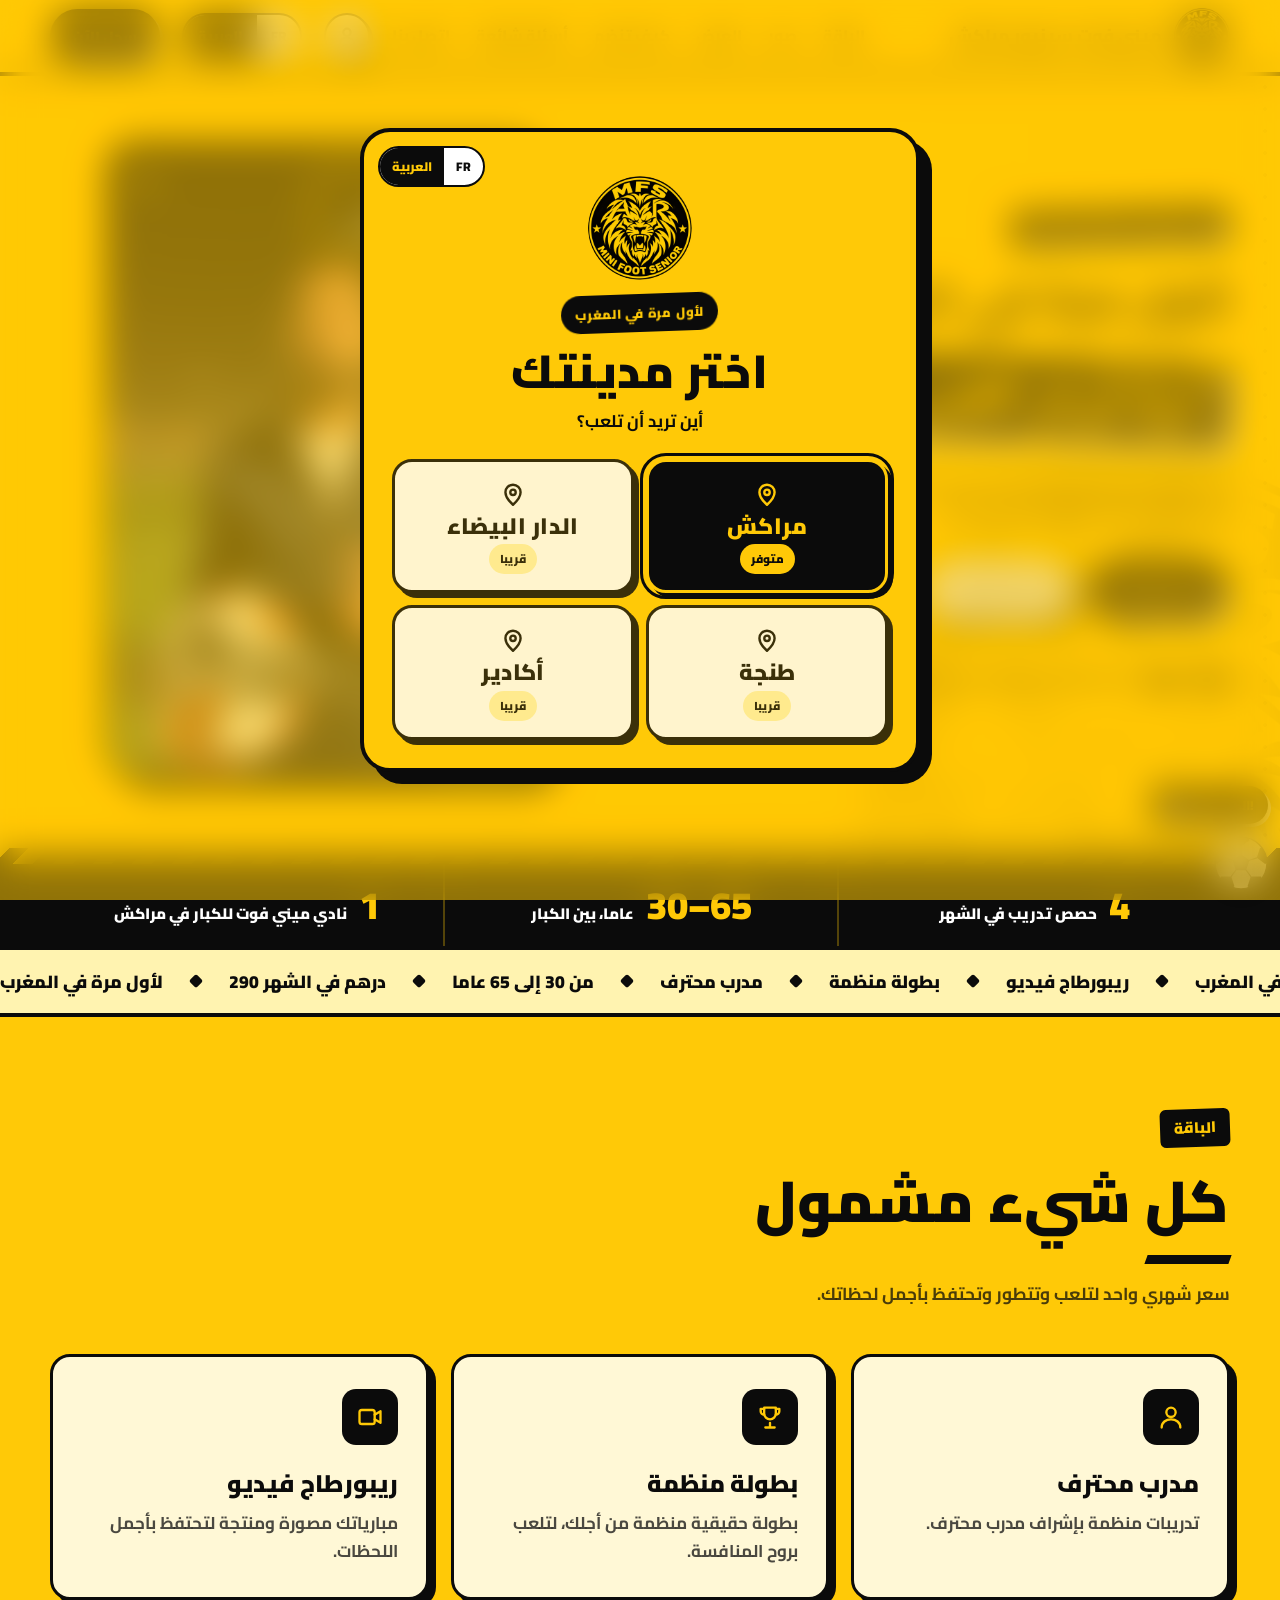
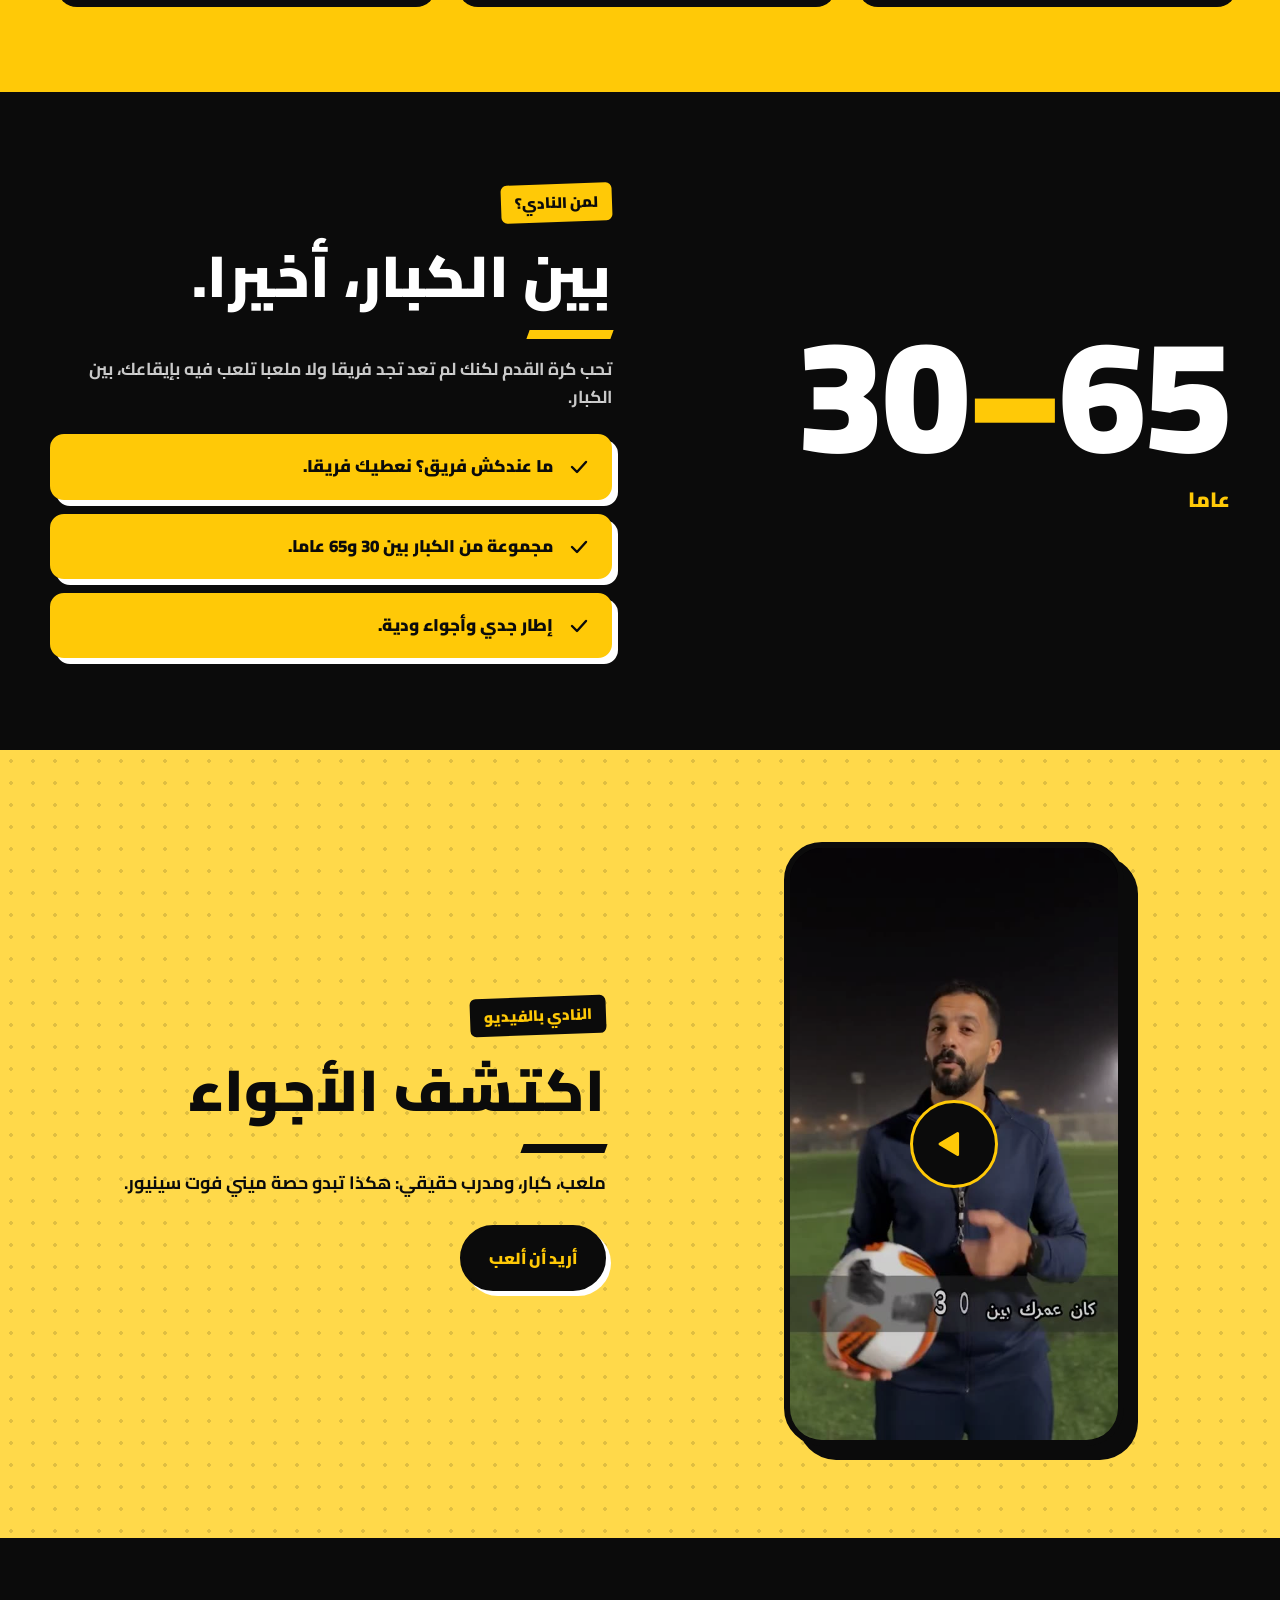
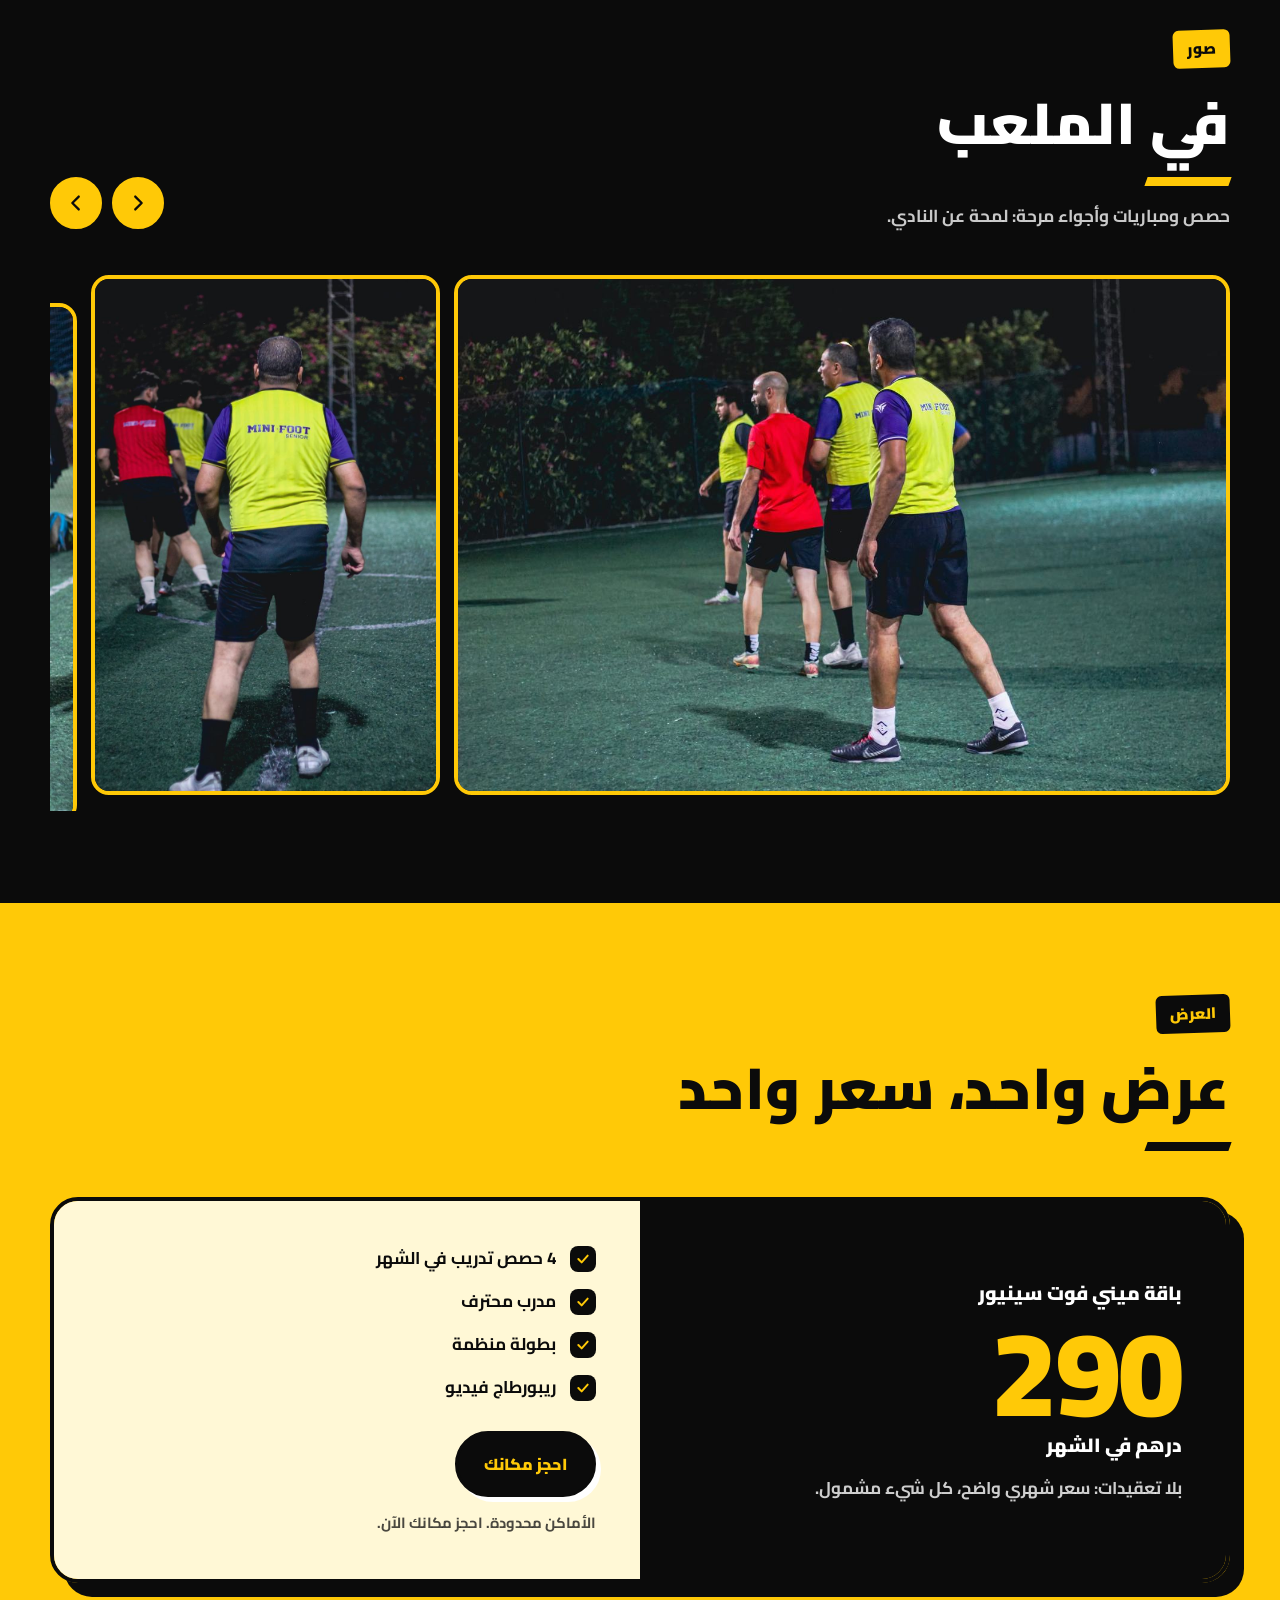
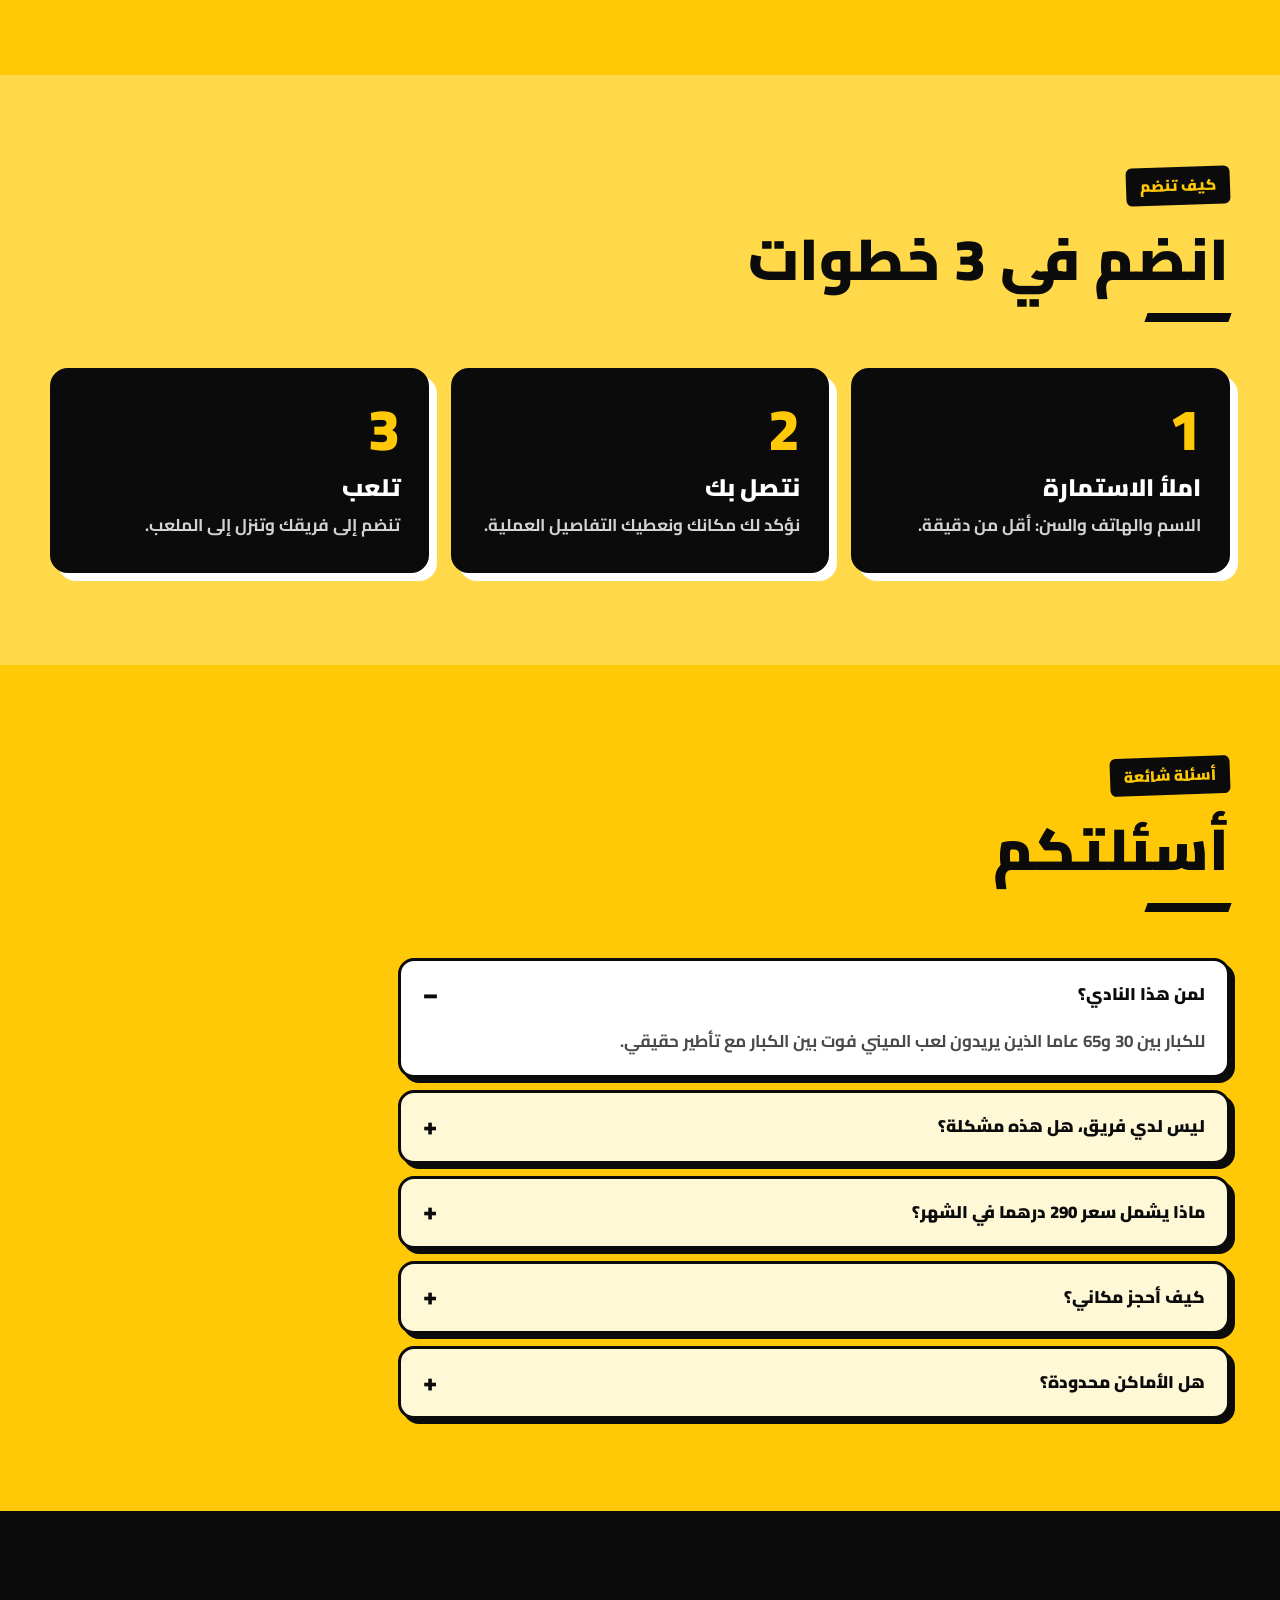
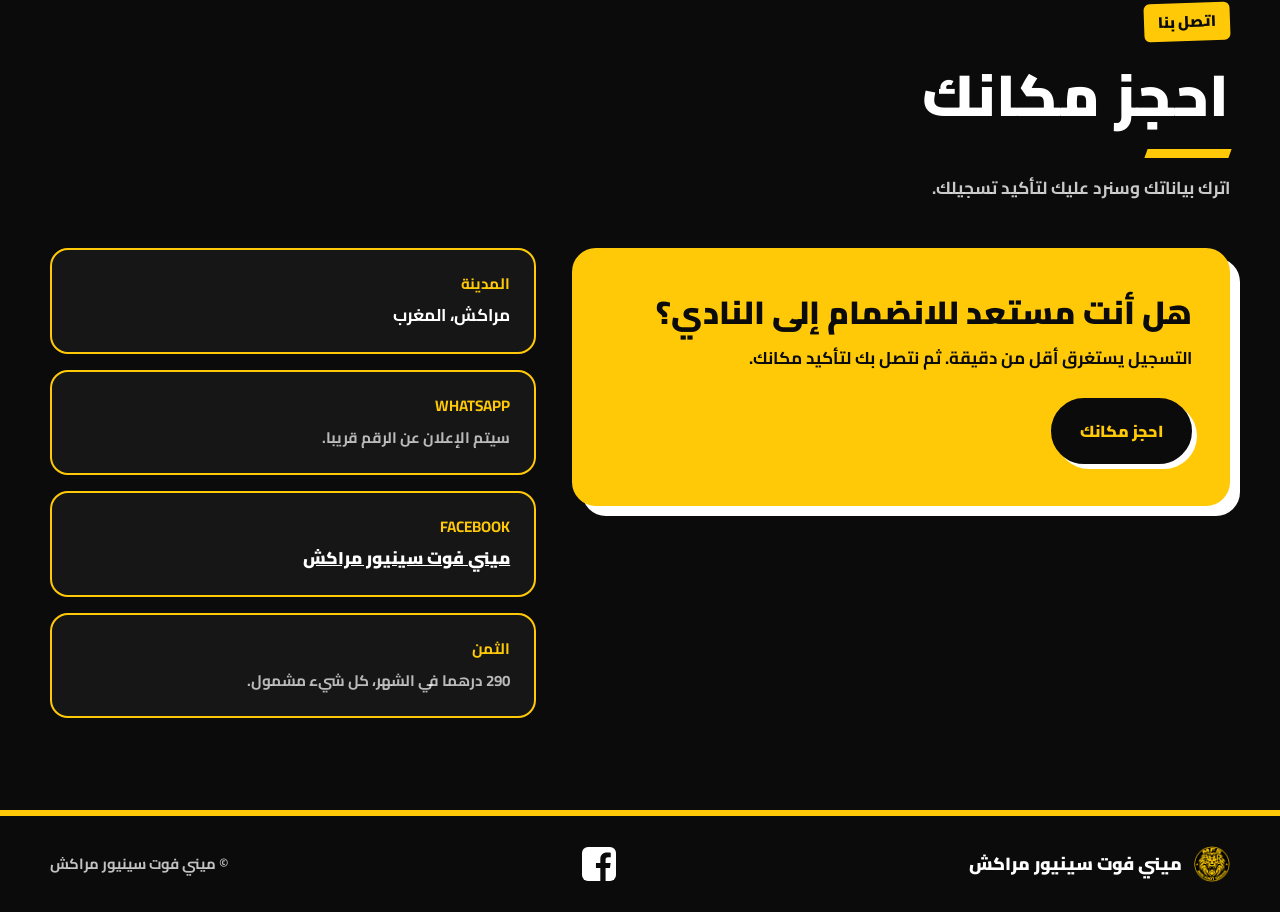
<file: index.html>
<!DOCTYPE html>
<html lang="ar" dir="rtl" data-title="doc">
<head>
<meta charset="utf-8">
<meta name="viewport" content="width=device-width, initial-scale=1">
<title>Mini Foot Senior Marrakech</title>
<link rel="stylesheet" href="style.css">
<!-- Meta Pixel Code -->
<script>
!function(f,b,e,v,n,t,s)
{if(f.fbq)return;n=f.fbq=function(){n.callMethod?
n.callMethod.apply(n,arguments):n.queue.push(arguments)};
if(!f._fbq)f._fbq=n;n.push=n;n.loaded=!0;n.version='2.0';
n.queue=[];t=b.createElement(e);t.async=!0;
t.src=v;s=b.getElementsByTagName(e)[0];
s.parentNode.insertBefore(t,s)}(window, document,'script',
'https://connect.facebook.net/en_US/fbevents.js');
fbq('init', '1159056349928933');
fbq('track', 'PageView');
</script>
<!-- End Meta Pixel Code -->
<link rel="icon" type="image/png" href="favicon.png">
</head>
<body data-page="home">
<script>try{if(sessionStorage.getItem("mfsm-city")==="marrakech")document.documentElement.classList.add("city-ok")}catch(e){}</script>
<noscript><img height="1" width="1" style="display:none"
src="https://www.facebook.com/tr?id=1159056349928933&ev=PageView&noscript=1"
/></noscript>
<div id="prog" aria-hidden="true"></div>

<header>
  <div class="wrap bar">
    <a class="brand" href="#top"><img src="logo.png" alt=""><span data-i18n="brand"></span></a>
    <nav aria-label="Navigation">
      <a href="#pack" data-i18n="nav_pack"></a>
      <a href="#photos" data-i18n="nav_photos"></a>
      <a href="#offre" data-i18n="nav_offer"></a>
      <a href="#comment" data-i18n="nav_how"></a>
      <a href="#faq" data-i18n="nav_faq"></a>
      <a href="#contact" data-i18n="nav_contact"></a>
    </nav>
    <a class="acct" href="connexion.html" data-i18n-aria="nav_login" data-go-skip><svg viewBox="0 0 24 24" fill="none" stroke="currentColor" stroke-width="2.4" stroke-linecap="round" stroke-linejoin="round" aria-hidden="true"><circle cx="12" cy="8" r="4"/><path d="M4 21c0-4.4 3.6-7 8-7s8 2.6 8 7"/></svg></a>
    <div class="lang" role="group" aria-label="Langue / اللغة">
      <button type="button" data-lang="fr" aria-pressed="false">FR</button>
      <button type="button" data-lang="ar" aria-pressed="true">العربية</button>
    </div>
    <a class="btn btn-gold" href="inscription.html" data-go="header" data-i18n="cta_join"></a>
  </div>
</header>

<main id="top">
<section class="hero" style="padding:0">
  <div class="wrap hero-grid">
    <div>
      <span class="kicker"><i></i><span data-i18n="kicker"></span></span>
      <h1><span data-i18n="h1a"></span> <em data-i18n="h1b"></em></h1>
      <p class="lead" data-i18n="lead"></p>
      <div class="cta-row">
        <a class="btn btn-gold" href="inscription.html" data-go="hero" data-i18n="cta_book"></a>
        <a class="btn btn-line" href="#offre" data-i18n="cta_offer"></a>
      </div>
      <div class="ages"><b>30–65</b><span data-i18n="ages_line"></span></div>
    </div>
    <div class="photo">
      <video id="hvid" src="promo.mp4" poster="promo-poster.jpg" autoplay muted loop playsinline preload="auto"></video>
      <button class="hsnd" id="hsnd" type="button" data-i18n-aria="snd"><svg viewBox="0 0 24 24" fill="none" stroke="currentColor" stroke-width="2.2" stroke-linecap="round" stroke-linejoin="round"><path d="M11 5L6 9H3v6h3l5 4V5z" fill="currentColor"/><g id="hs-on" style="display:none"><path d="M15.5 8.5a5 5 0 0 1 0 7"/><path d="M18.5 5.5a9 9 0 0 1 0 13"/></g><g id="hs-off"><path d="M16 9l6 6M22 9l-6 6"/></g></svg></button>
      <div class="tag"><div class="row"><span class="n" data-count="290">290</span><span class="u"><span data-i18n="cur"></span><br><span data-i18n="permonth"></span></span></div></div>
    </div>
  </div>
</section>

<div class="strip">
  <div class="wrap">
    <div class="s"><span class="big" data-count="4">4</span><span class="lbl" data-i18n="s1"></span></div>
    <div class="s"><span class="big">30–65</span><span class="lbl" data-i18n="s2"></span></div>
    <div class="s"><span class="big">1<sup style="font-size:.5em" data-i18n="s3sup"></sup></span><span class="lbl" data-i18n="s3"></span></div>
  </div>
</div>

<div class="marq" aria-hidden="true"><div class="marq-track" id="marq"></div></div>

<section id="pack">
  <div class="wrap">
    <div class="head">
      <span class="eyebrow" data-i18n="pack_eyebrow"></span>
      <h2 data-i18n="pack_title"></h2>
      <p data-i18n="pack_sub"></p>
    </div>
    <div class="cards">
      <div class="card">
        <div class="ic"><svg viewBox="0 0 24 24" fill="none" stroke="currentColor" stroke-width="2" stroke-linecap="round" stroke-linejoin="round"><circle cx="12" cy="8" r="4"/><path d="M4 21c0-4.4 3.6-7 8-7s8 2.6 8 7"/></svg></div>
        <h3 data-i18n="c1t"></h3><p data-i18n="c1p"></p>
      </div>
      <div class="card">
        <div class="ic"><svg viewBox="0 0 24 24" fill="none" stroke="currentColor" stroke-width="2" stroke-linecap="round" stroke-linejoin="round"><path d="M8 21h8M12 17v4M7 4h10v5a5 5 0 0 1-10 0V4z"/><path d="M17 5h3v2a3 3 0 0 1-3 3M7 5H4v2a3 3 0 0 0 3 3"/></svg></div>
        <h3 data-i18n="c2t"></h3><p data-i18n="c2p"></p>
      </div>
      <div class="card">
        <div class="ic"><svg viewBox="0 0 24 24" fill="none" stroke="currentColor" stroke-width="2" stroke-linecap="round" stroke-linejoin="round"><rect x="3" y="6" width="13" height="12" rx="2"/><path d="M16 10l5-3v10l-5-3"/></svg></div>
        <h3 data-i18n="c3t"></h3><p data-i18n="c3p"></p>
      </div>
    </div>
  </div>
</section>

<section class="bg-paper" id="pour-qui">
  <div class="wrap who">
    <div>
      <div class="age-big">30<span>–</span>65<small data-i18n="who_small"></small></div>
    </div>
    <div>
      <span class="eyebrow" data-i18n="who_eyebrow"></span>
      <h2 data-i18n="who_title"></h2>
      <p style="margin:16px 0 24px;color:var(--muted);font-size:1.08rem" data-i18n="who_p"></p>
      <ul>
        <li><svg viewBox="0 0 24 24" fill="none" stroke="currentColor" stroke-width="2.4" stroke-linecap="round" stroke-linejoin="round"><path d="M5 12l5 5 9-10"/></svg><span data-i18n="w1"></span></li>
        <li><svg viewBox="0 0 24 24" fill="none" stroke="currentColor" stroke-width="2.4" stroke-linecap="round" stroke-linejoin="round"><path d="M5 12l5 5 9-10"/></svg><span data-i18n="w2"></span></li>
        <li><svg viewBox="0 0 24 24" fill="none" stroke="currentColor" stroke-width="2.4" stroke-linecap="round" stroke-linejoin="round"><path d="M5 12l5 5 9-10"/></svg><span data-i18n="w3"></span></li>
      </ul>
    </div>
  </div>
</section>

<section class="dark" id="video">
  <div class="wrap vid">
    <div class="phone" id="phone">
      <video id="promo" src="promo.mp4" poster="promo-poster.jpg" playsinline preload="metadata"></video>
      <button class="play" id="playbtn" type="button" data-i18n-aria="vid_play"><span><svg viewBox="0 0 24 24" fill="currentColor"><path d="M7 4.5v15a1 1 0 0 0 1.5.86l12.5-7.5a1 1 0 0 0 0-1.72L8.5 3.64A1 1 0 0 0 7 4.5z"/></svg></span></button>
    </div>
    <div class="txt">
      <span class="eyebrow" data-i18n="vid_eyebrow"></span>
      <h2 data-i18n="vid_title"></h2>
      <p data-i18n="vid_p"></p>
      <a class="btn btn-gold" href="inscription.html" data-go="video" data-i18n="vid_cta"></a>
    </div>
  </div>
</section>

<section class="bg-paper" id="photos">
  <div class="wrap">
    <div class="ph-top">
      <div class="head">
        <span class="eyebrow" data-i18n="ph_eyebrow"></span>
        <h2 data-i18n="ph_title"></h2>
        <p data-i18n="ph_p"></p>
      </div>
      <div class="gnav">
        <button type="button" id="gprev" data-i18n-aria="lb_p"><svg viewBox="0 0 24 24" fill="none" stroke="currentColor" stroke-width="2.5" stroke-linecap="round" stroke-linejoin="round"><path d="M15 5l-7 7 7 7"/></svg></button>
        <button type="button" id="gnext" data-i18n-aria="lb_n"><svg viewBox="0 0 24 24" fill="none" stroke="currentColor" stroke-width="2.5" stroke-linecap="round" stroke-linejoin="round"><path d="M9 5l7 7-7 7"/></svg></button>
      </div>
    </div>
    <div class="gal" id="gal">
      <button type="button"><img src="p1.jpg" width="1280" height="853" loading="lazy" data-i18n-alt="ph_alt" alt=""></button>
      <button type="button"><img src="p2.jpg" width="853" height="1280" loading="lazy" data-i18n-alt="ph_alt" alt=""></button>
      <button type="button"><img src="p4.jpg" width="853" height="1280" loading="lazy" data-i18n-alt="ph_alt" alt=""></button>
      <button type="button"><img src="p3.jpg" width="1280" height="853" loading="lazy" data-i18n-alt="ph_alt" alt=""></button>
      <button type="button"><img src="p5.jpg" width="853" height="1280" loading="lazy" data-i18n-alt="ph_alt" alt=""></button>
      <button type="button"><img src="p6.jpg" width="853" height="1280" loading="lazy" data-i18n-alt="ph_alt" alt=""></button>
      <button type="button"><img src="p7.jpg" width="853" height="1280" loading="lazy" data-i18n-alt="ph_alt" alt=""></button>
      <button type="button"><img src="p8.jpg" width="1280" height="853" loading="lazy" data-i18n-alt="ph_alt" alt=""></button>
    </div>
  </div>
</section>

<section id="offre">
  <div class="wrap">
    <div class="head">
      <span class="eyebrow" data-i18n="offer_eyebrow"></span>
      <h2 data-i18n="offer_title"></h2>
    </div>
    <div class="offer">
      <div class="l">
        <span class="per" data-i18n="offer_name"></span>
        <div class="price" data-count="290">290</div>
        <span class="per"><span data-i18n="cur"></span> <span data-i18n="permonth"></span></span>
        <p class="sub" data-i18n="offer_sub"></p>
      </div>
      <div class="r">
        <ul>
          <li><svg viewBox="0 0 24 24" fill="none" stroke="currentColor" stroke-width="3" stroke-linecap="round" stroke-linejoin="round"><path d="M5 12l5 5 9-10"/></svg><span data-i18n="o1"></span></li>
          <li><svg viewBox="0 0 24 24" fill="none" stroke="currentColor" stroke-width="3" stroke-linecap="round" stroke-linejoin="round"><path d="M5 12l5 5 9-10"/></svg><span data-i18n="o2"></span></li>
          <li><svg viewBox="0 0 24 24" fill="none" stroke="currentColor" stroke-width="3" stroke-linecap="round" stroke-linejoin="round"><path d="M5 12l5 5 9-10"/></svg><span data-i18n="o3"></span></li>
          <li><svg viewBox="0 0 24 24" fill="none" stroke="currentColor" stroke-width="3" stroke-linecap="round" stroke-linejoin="round"><path d="M5 12l5 5 9-10"/></svg><span data-i18n="o4"></span></li>
        </ul>
        <a class="btn btn-navy" href="inscription.html" data-go="offer" data-i18n="cta_book"></a>
        <p class="note" data-i18n="offer_note"></p>
      </div>
    </div>
  </div>
</section>

<section class="bg-paper" id="comment">
  <div class="wrap">
    <div class="head">
      <span class="eyebrow" data-i18n="how_eyebrow"></span>
      <h2 data-i18n="how_title"></h2>
    </div>
    <div class="steps">
      <div class="step"><h3 data-i18n="st1t"></h3><p data-i18n="st1p"></p></div>
      <div class="step"><h3 data-i18n="st2t"></h3><p data-i18n="st2p"></p></div>
      <div class="step"><h3 data-i18n="st3t"></h3><p data-i18n="st3p"></p></div>
    </div>
  </div>
</section>

<section id="faq">
  <div class="wrap">
    <div class="head">
      <span class="eyebrow" data-i18n="faq_eyebrow"></span>
      <h2 data-i18n="faq_title"></h2>
    </div>
    <div class="faq">
      <details open><summary data-i18n="q1"></summary><p data-i18n="a1"></p></details>
      <details><summary data-i18n="q2"></summary><p data-i18n="a2"></p></details>
      <details><summary data-i18n="q3"></summary><p data-i18n="a3"></p></details>
      <details><summary data-i18n="q4"></summary><p data-i18n="a4"></p></details>
      <details><summary data-i18n="q5"></summary><p data-i18n="a5"></p></details>
    </div>
  </div>
</section>

<section class="contact" id="contact">
  <div class="wrap">
    <div class="head">
      <span class="eyebrow" style="color:var(--gold)" data-i18n="ct_eyebrow"></span>
      <h2 data-i18n="ct_title"></h2>
      <p data-i18n="ct_sub"></p>
    </div>
    <div class="cgrid">
      <div class="ctacard">
        <h3 data-i18n="ct_cta_title"></h3>
        <p data-i18n="ct_cta_p"></p>
        <a class="btn btn-gold" href="inscription.html" data-go="contact" data-i18n="cta_book"></a>
      </div>
      <div class="info">
        <div class="ibox"><b data-i18n="i_city"></b><span data-i18n="i_city_v"></span></div>
        <div class="ibox"><b>WhatsApp</b><span id="waBox" class="muted" data-i18n="i_soon"></span></div>
        <div class="ibox"><b>Facebook</b><span id="fbBox" class="muted" data-i18n="i_fb"></span></div>
        <div class="ibox"><b data-i18n="i_pay"></b><span class="muted" data-i18n="i_pay_v"></span></div>
      </div>
    </div>
  </div>
</section>
</main>

<footer>
  <div class="wrap">
    <a class="brand" href="#top"><img src="logo.png" alt="" style="width:36px;height:36px"><span data-i18n="brand"></span></a>
    <a class="fbicon" href="https://www.facebook.com/profile.php?id=61596693214410" target="_blank" rel="noopener" aria-label="Facebook"><svg viewBox="0 0 512 512" width="34" height="34" aria-hidden="true"><rect width="512" height="512" rx="90" fill="#fff"/><path d="M355 512V317h66l10-76h-76v-49c0-22 6-37 38-37h40V87c-7-1-31-3-59-3-58 0-98 36-98 100v57h-66v76h66v195z" fill="#0B0B0B"/></svg></a>
    <span data-i18n="foot"></span>
  </div>
</footer>

<div id="city" class="open" role="dialog" aria-modal="true" aria-labelledby="ctitle">
  <div class="ccard">
    <div class="lang" role="group" aria-label="Langue / اللغة">
      <button type="button" data-lang="fr" aria-pressed="false">FR</button>
      <button type="button" data-lang="ar" aria-pressed="true">العربية</button>
    </div>
    <img class="clogo" src="logo.png" alt="">
    <p class="cfirst" data-i18n="city_first"></p>
    <h2 id="ctitle" data-i18n="city_title"></h2>
    <p class="csub" data-i18n="city_sub"></p>
    <div class="c4">
      <button type="button" class="ctile open" data-city="marrakech" data-open="1"><svg viewBox="0 0 24 24" fill="none" stroke="currentColor" stroke-width="2.2" stroke-linecap="round" stroke-linejoin="round"><path d="M12 21s7-6.2 7-11.5A7 7 0 0 0 5 9.5C5 14.8 12 21 12 21z"/><circle cx="12" cy="9.5" r="2.5"/></svg><span class="cn" data-i18n="city_marrakech"></span><span class="cb" data-i18n="city_open"></span></button>
      <button type="button" class="ctile soon" data-city="casablanca" data-open="0"><svg viewBox="0 0 24 24" fill="none" stroke="currentColor" stroke-width="2.2" stroke-linecap="round" stroke-linejoin="round"><path d="M12 21s7-6.2 7-11.5A7 7 0 0 0 5 9.5C5 14.8 12 21 12 21z"/><circle cx="12" cy="9.5" r="2.5"/></svg><span class="cn" data-i18n="city_casablanca"></span><span class="cb" data-i18n="city_soon"></span></button>
      <button type="button" class="ctile soon" data-city="tanger" data-open="0"><svg viewBox="0 0 24 24" fill="none" stroke="currentColor" stroke-width="2.2" stroke-linecap="round" stroke-linejoin="round"><path d="M12 21s7-6.2 7-11.5A7 7 0 0 0 5 9.5C5 14.8 12 21 12 21z"/><circle cx="12" cy="9.5" r="2.5"/></svg><span class="cn" data-i18n="city_tanger"></span><span class="cb" data-i18n="city_soon"></span></button>
      <button type="button" class="ctile soon" data-city="agadir" data-open="0"><svg viewBox="0 0 24 24" fill="none" stroke="currentColor" stroke-width="2.2" stroke-linecap="round" stroke-linejoin="round"><path d="M12 21s7-6.2 7-11.5A7 7 0 0 0 5 9.5C5 14.8 12 21 12 21z"/><circle cx="12" cy="9.5" r="2.5"/></svg><span class="cn" data-i18n="city_agadir"></span><span class="cb" data-i18n="city_soon"></span></button>
    </div>
    <div class="cmsg" id="cmsg">
      <p id="cmsgt"></p>
    </div>
  </div>
</div>

<div id="lb" role="dialog" aria-modal="true" aria-hidden="true">
  <button class="x" type="button" id="lbx" aria-label="Close">×</button>
  <button class="pv" type="button" id="lbp" aria-label="Previous">‹</button>
  <img id="lbi" alt="">
  <button class="nx" type="button" id="lbn" aria-label="Next">›</button>
</div>

<div id="roll"><div id="kp" class="l"></div><div class="hop" id="hop"><button type="button" id="ballbtn" aria-label="⚽"><span class="spin" id="spin"></span></button></div></div>

<script src="config.js"></script>
<script src="i18n.js"></script>
<script src="track.js"></script>
<script src="fx.js"></script>
<script src="city.js"></script>
<script>apply(lang);</script>
</body>
</html>
</file>
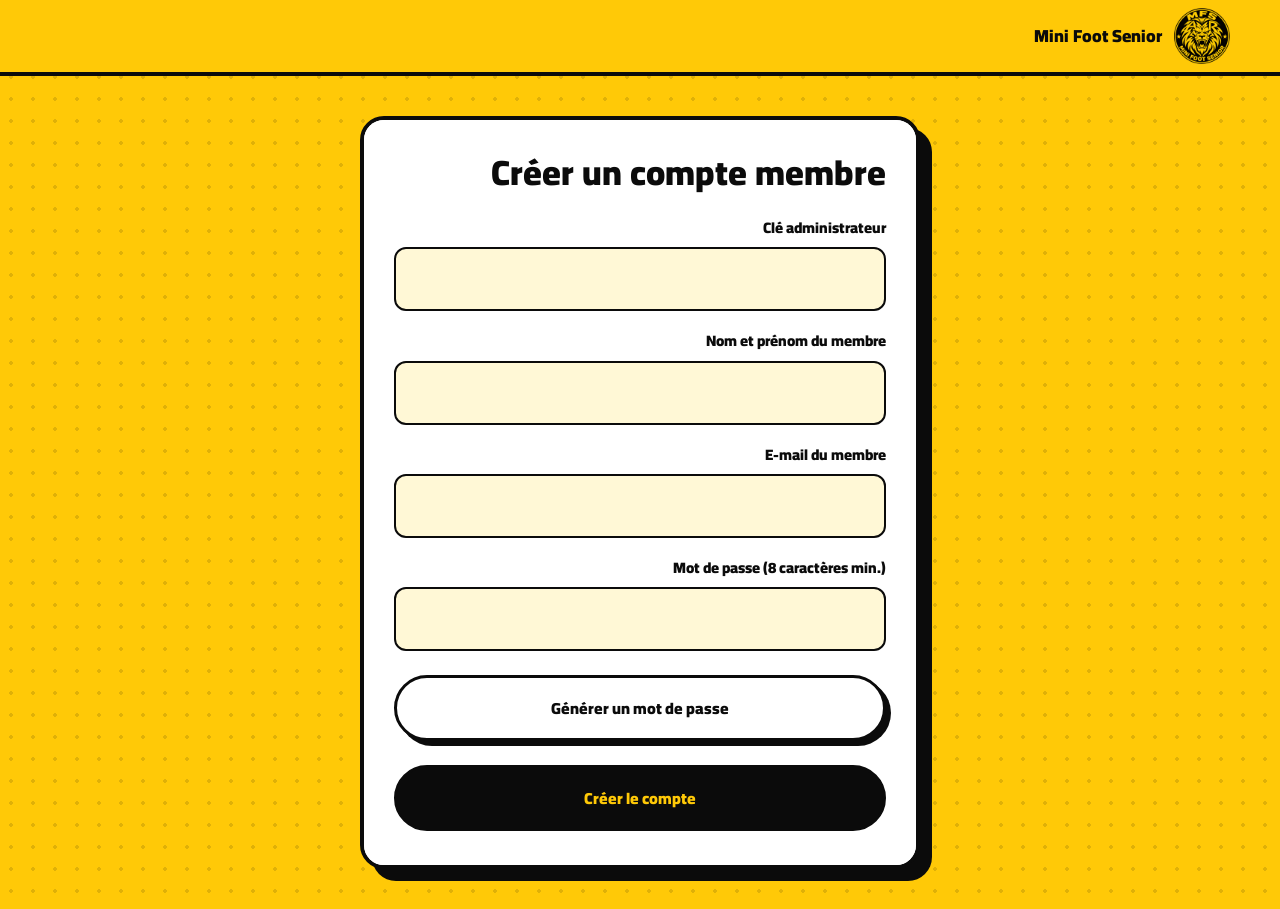
<file: admin.html>
<!DOCTYPE html>
<html lang="ar" dir="rtl">
<head>
<meta charset="utf-8">
<meta name="viewport" content="width=device-width, initial-scale=1">
<title>Administration — Mini Foot Senior</title>
<meta name="robots" content="noindex,nofollow">
<link rel="stylesheet" href="style.css">
<link rel="icon" type="image/png" href="favicon.png">
</head>
<body class="pg">
<header><div class="wrap bar"><a class="brand" href="index.html"><img src="logo.png" alt=""><span>Mini Foot Senior</span></a></div></header>
<main>
  <div class="wrap" style="max-width:560px;padding-block:40px">
    <div class="authcard">
      <form id="fAdm" class="af" novalidate>
        <h1 class="regh">Créer un compte membre</h1>
        <label><span>Clé administrateur</span><input type="password" name="key" autocomplete="off" required dir="ltr"></label>
        <label><span>Nom et prénom du membre</span><input type="text" name="name" required maxlength="80"></label>
        <label><span>E-mail du membre</span><input type="email" name="email" required dir="ltr"></label>
        <label><span>Mot de passe (8 caractères min.)</span><input type="text" name="password" id="pw" required minlength="8" dir="ltr" autocomplete="off"></label>
        <button class="btn btn-line" type="button" id="gen">Générer un mot de passe</button>
        <p class="aerr" id="aMsg" role="alert" hidden></p>
        <button class="btn btn-gold" type="submit">Créer le compte</button>
      </form>
      <div class="noacct" id="done" hidden>
        <h2>Compte créé</h2>
        <p>Message à envoyer au membre :</p>
        <textarea id="msg" rows="6" readonly style="width:100%;font:inherit;padding:10px;border:3px solid #0B0B0B;border-radius:12px"></textarea>
        <p style="margin-top:12px"><button class="btn btn-line" type="button" id="cp">Copier le message</button></p>
      </div>
    </div>
  </div>
</main>
<script>
(function(){
  var f=document.getElementById("fAdm"), m=document.getElementById("aMsg"), pw=document.getElementById("pw");
  function show(t){ m.hidden=!t; m.textContent=t||""; }
  document.getElementById("gen").onclick=function(){
    var c="ABCDEFGHJKLMNPQRSTUVWXYZabcdefghijkmnpqrstuvwxyz23456789", a=new Uint32Array(10), s="";
    crypto.getRandomValues(a); for(var i=0;i<a.length;i++) s+=c[a[i]%c.length]; pw.value=s;
  };
  f.addEventListener("submit",function(e){
    e.preventDefault(); show("");
    var d=new FormData(f), body={name:d.get("name"),email:d.get("email"),password:d.get("password")};
    fetch("/api/admin-create",{method:"POST",credentials:"same-origin",headers:{"Content-Type":"application/json","X-Admin-Key":d.get("key")},body:JSON.stringify(body)})
    .then(function(r){return r.json().catch(function(){return {};}).then(function(j){j.s=r.status;return j;});})
    .then(function(j){
      if(j.ok){
        var link=location.origin+"/connexion.html";
        document.getElementById("msg").value="Bonjour "+body.name.split(" ")[0]+",\nVotre accès Mini Foot Senior est prêt.\nConnexion : "+link+"\nE-mail : "+body.email+"\nMot de passe : "+body.password;
        document.getElementById("done").hidden=false; f.reset(); return;
      }
      show(j.error==="forbidden"?"Clé administrateur incorrecte.":j.error==="email_taken"?"Un compte existe déjà avec cet e-mail.":j.error==="too_many"?"Trop de tentatives, réessayez plus tard.":j.error==="invalid"?"Vérifiez les champs (e-mail valide, mot de passe 8 caractères min.).":"Erreur, réessayez.");
    }).catch(function(){show("Connexion impossible.");});
  });
  document.getElementById("cp").onclick=function(){var t=document.getElementById("msg");t.select();document.execCommand("copy");this.textContent="Copié !";};
})();
</script>
</body>
</html>
</file>
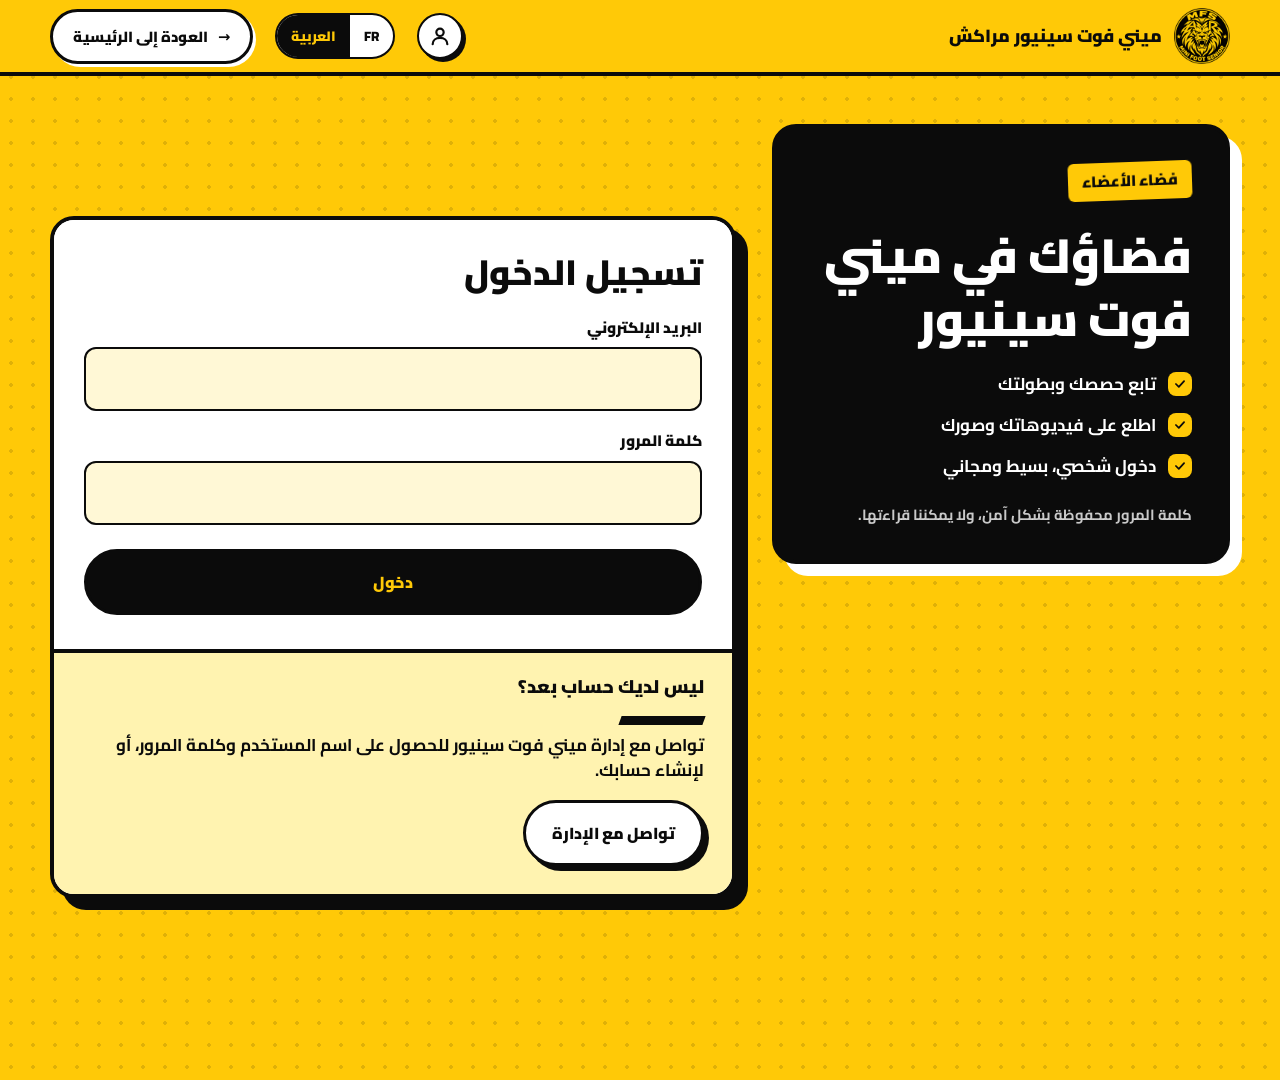
<file: connexion.html>
<!DOCTYPE html>
<html lang="ar" dir="rtl" data-title="doc_login">
<head>
<meta charset="utf-8">
<meta name="viewport" content="width=device-width, initial-scale=1">
<title>Mini Foot Senior Marrakech</title>
<meta name="robots" content="noindex">
<link rel="stylesheet" href="style.css">
<!-- Meta Pixel Code -->
<script>
!function(f,b,e,v,n,t,s)
{if(f.fbq)return;n=f.fbq=function(){n.callMethod?
n.callMethod.apply(n,arguments):n.queue.push(arguments)};
if(!f._fbq)f._fbq=n;n.push=n;n.loaded=!0;n.version='2.0';
n.queue=[];t=b.createElement(e);t.async=!0;
t.src=v;s=b.getElementsByTagName(e)[0];
s.parentNode.insertBefore(t,s)}(window, document,'script',
'https://connect.facebook.net/en_US/fbevents.js');
fbq('init', '1159056349928933');
fbq('track', 'PageView');
</script>
<!-- End Meta Pixel Code -->
<link rel="icon" type="image/png" href="favicon.png">
</head>
<body data-page="login" class="pg">
<noscript><img height="1" width="1" style="display:none" src="https://www.facebook.com/tr?id=1159056349928933&ev=PageView&noscript=1"/></noscript>
<header>
  <div class="wrap bar">
    <a class="brand" href="index.html"><img src="logo.png" alt=""><span data-i18n="brand"></span></a>
    <a class="acct" href="connexion.html" data-i18n-aria="nav_login" data-go-skip><svg viewBox="0 0 24 24" fill="none" stroke="currentColor" stroke-width="2.4" stroke-linecap="round" stroke-linejoin="round" aria-hidden="true"><circle cx="12" cy="8" r="4"/><path d="M4 21c0-4.4 3.6-7 8-7s8 2.6 8 7"/></svg></a>
    <div class="lang" role="group" aria-label="Langue / اللغة">
      <button type="button" data-lang="fr" aria-pressed="false">FR</button>
      <button type="button" data-lang="ar" aria-pressed="true">العربية</button>
    </div>
    <a class="btn btn-line backlink" href="index.html" data-i18n="ty_home"></a>
  </div>
</header>
<main>
  <div class="wrap authw">
    <aside class="regside">
      <span class="eyebrow" data-i18n="au_eyebrow"></span>
      <h1 class="auh" data-i18n="au_side_title"></h1>
      <ul>
        <li><svg viewBox="0 0 24 24" fill="none" stroke="currentColor" stroke-width="3" stroke-linecap="round" stroke-linejoin="round"><path d="M5 12l5 5 9-10"/></svg><span data-i18n="au_b1"></span></li>
        <li><svg viewBox="0 0 24 24" fill="none" stroke="currentColor" stroke-width="3" stroke-linecap="round" stroke-linejoin="round"><path d="M5 12l5 5 9-10"/></svg><span data-i18n="au_b2"></span></li>
        <li><svg viewBox="0 0 24 24" fill="none" stroke="currentColor" stroke-width="3" stroke-linecap="round" stroke-linejoin="round"><path d="M5 12l5 5 9-10"/></svg><span data-i18n="au_b3"></span></li>
      </ul>
      <p class="note" data-i18n="au_note"></p>
    </aside>
    <section>
      <div class="authcard">
        <form id="fLogin" class="af" novalidate>
          <h1 class="regh" data-i18n="au_login_title"></h1>
          <label><span data-i18n="au_email"></span><input type="email" name="email" autocomplete="email" required dir="ltr"></label>
          <label><span data-i18n="au_password"></span><input type="password" name="password" autocomplete="current-password" required dir="ltr"></label>
          <p class="aerr" id="eLogin" role="alert" hidden></p>
          <button class="btn btn-gold" type="submit" data-i18n="au_btn_login"></button>
        </form>
        <div class="noacct">
          <h2 data-i18n="au_noacct_t"></h2>
          <p data-i18n="au_noacct"></p>
          <a class="btn btn-line" id="adminContact" href="inscription.html" data-i18n="au_contact"></a>
        </div>
      </div>
    </section>
  </div>
</main>
<script src="config.js"></script>
<script src="i18n.js"></script>

<script src="auth.js"></script>
<script>apply(lang);</script>
</body>
</html>
</file>
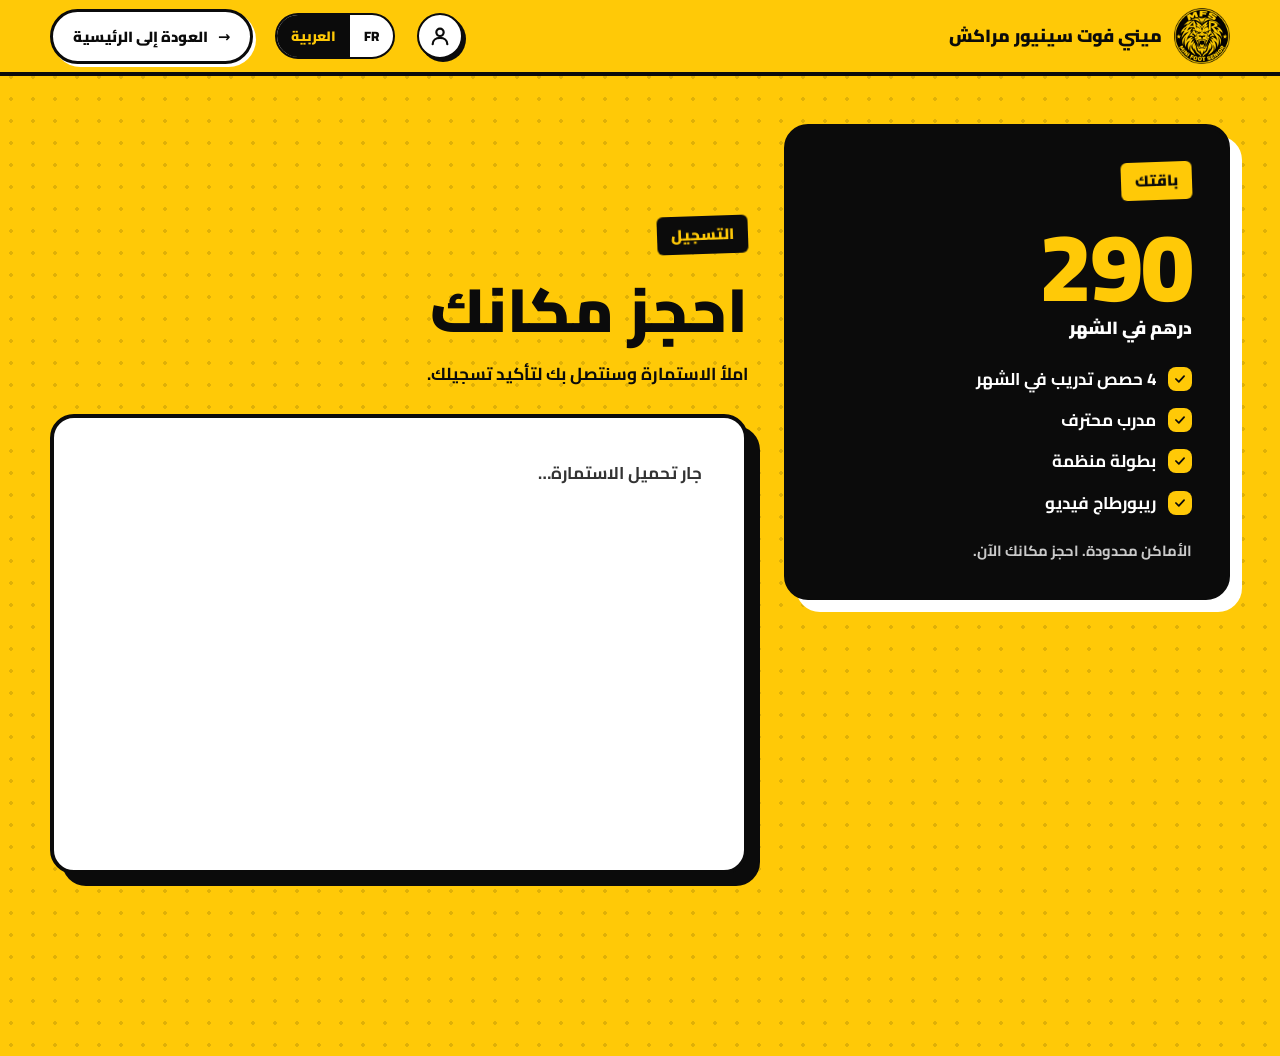
<file: inscription.html>
<!DOCTYPE html>
<html lang="ar" dir="rtl" data-title="doc_reg">
<head>
<meta charset="utf-8">
<meta name="viewport" content="width=device-width, initial-scale=1">
<title>Mini Foot Senior Marrakech</title>
<meta name="robots" content="noindex">
<link rel="stylesheet" href="style.css">
<!-- Meta Pixel Code -->
<script>
!function(f,b,e,v,n,t,s)
{if(f.fbq)return;n=f.fbq=function(){n.callMethod?
n.callMethod.apply(n,arguments):n.queue.push(arguments)};
if(!f._fbq)f._fbq=n;n.push=n;n.loaded=!0;n.version='2.0';
n.queue=[];t=b.createElement(e);t.async=!0;
t.src=v;s=b.getElementsByTagName(e)[0];
s.parentNode.insertBefore(t,s)}(window, document,'script',
'https://connect.facebook.net/en_US/fbevents.js');
fbq('init', '1159056349928933');
fbq('track', 'PageView');
</script>
<!-- End Meta Pixel Code -->
<link rel="icon" type="image/png" href="favicon.png">
</head>
<body data-page="reg" class="pg">
<noscript><img height="1" width="1" style="display:none"
src="https://www.facebook.com/tr?id=1159056349928933&ev=PageView&noscript=1"
/></noscript>
<header>
  <div class="wrap bar">
    <a class="brand" href="index.html"><img src="logo.png" alt=""><span data-i18n="brand"></span></a>
    <a class="acct" href="connexion.html" data-i18n-aria="nav_login" data-go-skip><svg viewBox="0 0 24 24" fill="none" stroke="currentColor" stroke-width="2.4" stroke-linecap="round" stroke-linejoin="round" aria-hidden="true"><circle cx="12" cy="8" r="4"/><path d="M4 21c0-4.4 3.6-7 8-7s8 2.6 8 7"/></svg></a>
    <div class="lang" role="group" aria-label="Langue / اللغة">
      <button type="button" data-lang="fr" aria-pressed="false">FR</button>
      <button type="button" data-lang="ar" aria-pressed="true">العربية</button>
    </div>
    <a class="btn btn-line backlink" href="index.html" data-i18n="reg_back"></a>
  </div>
</header>
<main>
  <div class="wrap regw">
    <aside class="regside">
      <span class="eyebrow" data-i18n="reg_side"></span>
      <div class="price">290</div>
      <div class="per"><span data-i18n="cur"></span> <span data-i18n="permonth"></span></div>
      <ul>
        <li><svg viewBox="0 0 24 24" fill="none" stroke="currentColor" stroke-width="3" stroke-linecap="round" stroke-linejoin="round"><path d="M5 12l5 5 9-10"/></svg><span data-i18n="o1"></span></li>
        <li><svg viewBox="0 0 24 24" fill="none" stroke="currentColor" stroke-width="3" stroke-linecap="round" stroke-linejoin="round"><path d="M5 12l5 5 9-10"/></svg><span data-i18n="o2"></span></li>
        <li><svg viewBox="0 0 24 24" fill="none" stroke="currentColor" stroke-width="3" stroke-linecap="round" stroke-linejoin="round"><path d="M5 12l5 5 9-10"/></svg><span data-i18n="o3"></span></li>
        <li><svg viewBox="0 0 24 24" fill="none" stroke="currentColor" stroke-width="3" stroke-linecap="round" stroke-linejoin="round"><path d="M5 12l5 5 9-10"/></svg><span data-i18n="o4"></span></li>
      </ul>
      <p class="note" data-i18n="offer_note"></p>
    </aside>
    <section>
      <span class="eyebrow" data-i18n="reg_eyebrow"></span>
      <h1 class="regh" data-i18n="reg_title"></h1>
      <p class="regp" data-i18n="reg_sub"></p>
      <div class="jf" id="jf">
        <p class="jf-note" id="jfnote" data-i18n="reg_loading"></p>
        <script type="text/javascript" src="https://form.jotform.com/jsform/263264204415046"></script>
      </div>
    </section>
  </div>
</main>
<script>
// show a message if the form could not load (blocked script, ad blocker, offline)
(function(){
  var box=document.getElementById("jf"), note=document.getElementById("jfnote");
  function check(){ if(box.querySelector("iframe")){ note.style.display="none"; return true; } return false; }
  if(window.MutationObserver){ new MutationObserver(check).observe(box,{childList:true,subtree:true}); }
  setTimeout(function(){ if(!check()){ note.setAttribute("data-i18n","reg_fail"); note.textContent=T[lang].reg_fail; note.classList.add("err"); } },6000);
})();
</script>
<script src="config.js"></script>
<script src="i18n.js"></script>
<script src="track.js"></script>
<script src="fx.js"></script>
<script>apply(lang);</script>
</body>
</html>
</file>
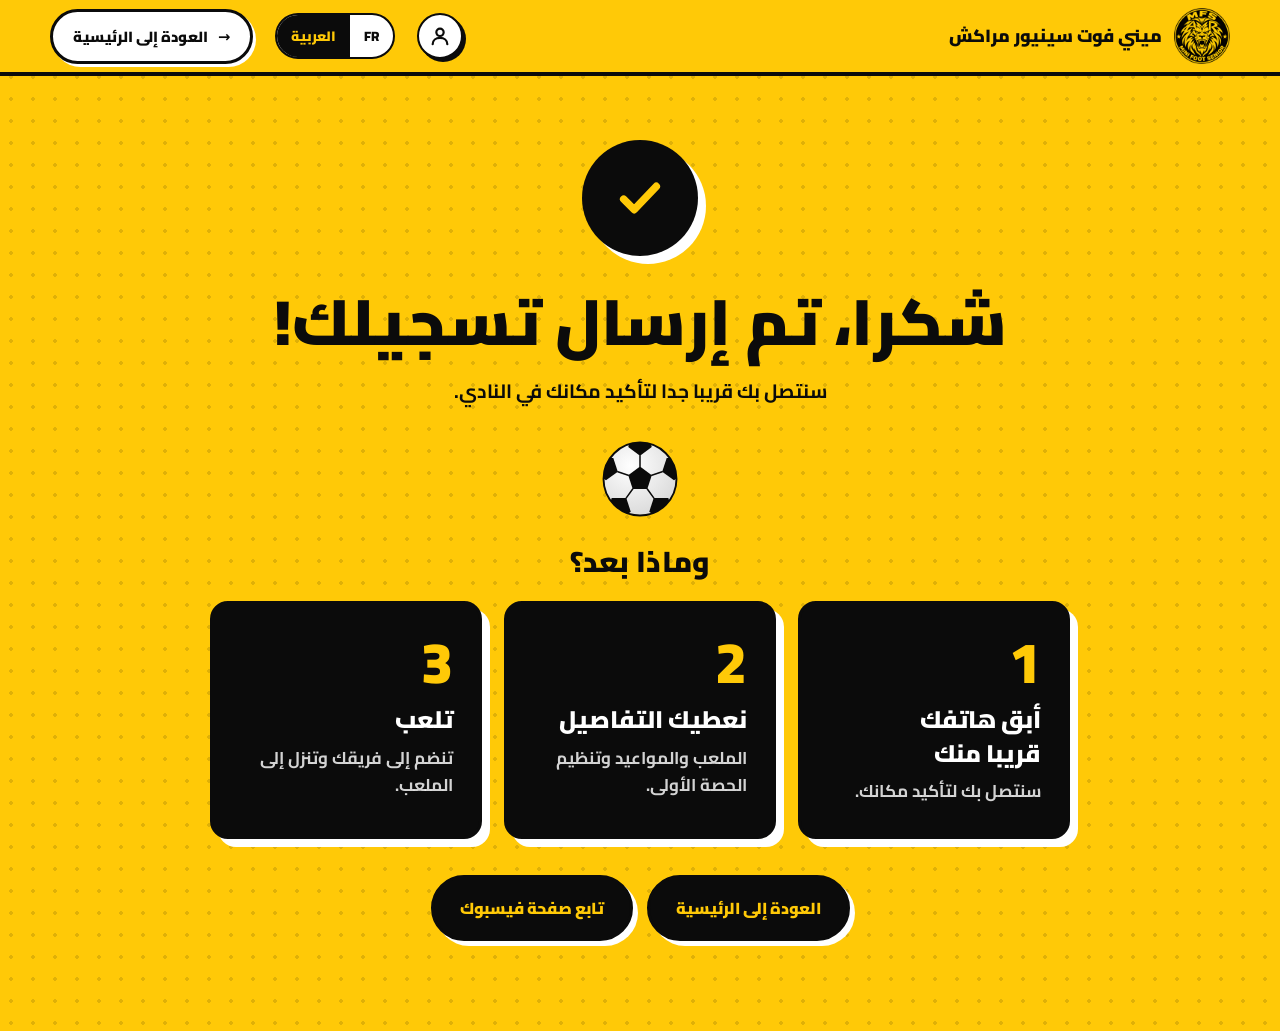
<file: merci.html>
<!DOCTYPE html>
<html lang="ar" dir="rtl" data-title="doc_ty">
<head>
<meta charset="utf-8">
<meta name="viewport" content="width=device-width, initial-scale=1">
<title>Mini Foot Senior Marrakech</title>
<meta name="robots" content="noindex">
<link rel="stylesheet" href="style.css">
<!-- Meta Pixel Code -->
<script>
!function(f,b,e,v,n,t,s)
{if(f.fbq)return;n=f.fbq=function(){n.callMethod?
n.callMethod.apply(n,arguments):n.queue.push(arguments)};
if(!f._fbq)f._fbq=n;n.push=n;n.loaded=!0;n.version='2.0';
n.queue=[];t=b.createElement(e);t.async=!0;
t.src=v;s=b.getElementsByTagName(e)[0];
s.parentNode.insertBefore(t,s)}(window, document,'script',
'https://connect.facebook.net/en_US/fbevents.js');
fbq('init', '1159056349928933');
fbq('track', 'PageView');
</script>
<!-- End Meta Pixel Code -->
<link rel="icon" type="image/png" href="favicon.png">
</head>
<body data-page="thanks" class="pg">
<noscript><img height="1" width="1" style="display:none"
src="https://www.facebook.com/tr?id=1159056349928933&ev=PageView&noscript=1"
/></noscript>
<header>
  <div class="wrap bar">
    <a class="brand" href="index.html"><img src="logo.png" alt=""><span data-i18n="brand"></span></a>
    <a class="acct" href="connexion.html" data-i18n-aria="nav_login" data-go-skip><svg viewBox="0 0 24 24" fill="none" stroke="currentColor" stroke-width="2.4" stroke-linecap="round" stroke-linejoin="round" aria-hidden="true"><circle cx="12" cy="8" r="4"/><path d="M4 21c0-4.4 3.6-7 8-7s8 2.6 8 7"/></svg></a>
    <div class="lang" role="group" aria-label="Langue / اللغة">
      <button type="button" data-lang="fr" aria-pressed="false">FR</button>
      <button type="button" data-lang="ar" aria-pressed="true">العربية</button>
    </div>
    <a class="btn btn-line backlink" href="index.html" data-i18n="ty_home"></a>
  </div>
</header>
<main>
  <div class="wrap thanks">
    <div class="check"><svg viewBox="0 0 24 24" fill="none" stroke="currentColor" stroke-width="3.2" stroke-linecap="round" stroke-linejoin="round"><path d="M5 12.5l4.5 4.5L19 7"/></svg></div>
    <h1 data-i18n="ty_title"></h1>
    <p class="typ" data-i18n="ty_p"></p>
    <div class="tyball" id="tyball" aria-hidden="true"></div>
    <h2 class="tynext" data-i18n="ty_next"></h2>
    <div class="steps tysteps">
      <div class="step tystep"><h3 data-i18n="ty1"></h3><p data-i18n="ty1p"></p></div>
      <div class="step tystep"><h3 data-i18n="ty2"></h3><p data-i18n="ty2p"></p></div>
      <div class="step tystep"><h3 data-i18n="ty3"></h3><p data-i18n="ty3p"></p></div>
    </div>
    <div class="cta-row tyacts" id="tyacts">
      <a class="btn btn-navy" href="index.html" data-i18n="ty_home"></a>
    </div>
  </div>
</main>
<script>
window.addEventListener("load",function(){
  var acts=document.getElementById("tyacts");
  function add(href,key,contact){ var a=document.createElement("a"); a.className="btn btn-gold"; a.href=href; a.target="_blank"; a.rel="noopener"; a.setAttribute("data-i18n",key); a.setAttribute("data-contact",contact); acts.appendChild(a); }
  if(CONFIG.whatsapp) add("https://wa.me/"+CONFIG.whatsapp,"ty_wa","whatsapp");
  if(CONFIG.facebookUrl) add(CONFIG.facebookUrl,"ty_fb","facebook");
  apply(lang);
});
</script>
<script src="config.js"></script>
<script src="i18n.js"></script>
<script src="track.js"></script>
<script src="fx.js"></script>
<script>apply(lang);</script>
</body>
</html>
</file>
<file: style.css>
@font-face{font-family:"Big Shoulders Display";font-weight:800;font-style:normal;font-display:swap;src:url(big-shoulders-display-latin-800-normal.woff2) format("woff2");unicode-range:U+0000-00FF,U+0131,U+0152-0153,U+02BB-02BC,U+02C6,U+02DA,U+02DC,U+2000-206F,U+20AC,U+2122,U+2191,U+2193,U+2212,U+2215,U+FEFF,U+FFFD}
@font-face{font-family:"Big Shoulders Display";font-weight:900;font-style:normal;font-display:swap;src:url(big-shoulders-display-latin-900-normal.woff2) format("woff2");unicode-range:U+0000-00FF,U+0131,U+0152-0153,U+02BB-02BC,U+02C6,U+02DA,U+02DC,U+2000-206F,U+20AC,U+2122,U+2191,U+2193,U+2212,U+2215,U+FEFF,U+FFFD}
@font-face{font-family:"Manrope";font-weight:600;font-style:normal;font-display:swap;src:url(manrope-latin-600-normal.woff2) format("woff2");unicode-range:U+0000-00FF,U+0131,U+0152-0153,U+02BB-02BC,U+02C6,U+02DA,U+02DC,U+2000-206F,U+20AC,U+2122,U+2191,U+2193,U+2212,U+2215,U+FEFF,U+FFFD}
@font-face{font-family:"Manrope";font-weight:800;font-style:normal;font-display:swap;src:url(manrope-latin-800-normal.woff2) format("woff2");unicode-range:U+0000-00FF,U+0131,U+0152-0153,U+02BB-02BC,U+02C6,U+02DA,U+02DC,U+2000-206F,U+20AC,U+2122,U+2191,U+2193,U+2212,U+2215,U+FEFF,U+FFFD}
@font-face{font-family:"Cairo";font-weight:700;font-style:normal;font-display:swap;src:url(cairo-arabic-700-normal.woff2) format("woff2");unicode-range:U+0600-06FF,U+200C-200E,U+2010-2011,U+204F,U+2E41,U+FB50-FDFF,U+FE70-FE74,U+FE76-FEFC}
@font-face{font-family:"Cairo";font-weight:700;font-style:normal;font-display:swap;src:url(cairo-latin-700-normal.woff2) format("woff2");unicode-range:U+0000-00FF,U+0131,U+0152-0153,U+02BB-02BC,U+02C6,U+02DA,U+02DC,U+2000-206F,U+20AC,U+2122,U+2191,U+2193,U+2212,U+2215,U+FEFF,U+FFFD}
@font-face{font-family:"Cairo";font-weight:900;font-style:normal;font-display:swap;src:url(cairo-arabic-900-normal.woff2) format("woff2");unicode-range:U+0600-06FF,U+200C-200E,U+2010-2011,U+204F,U+2E41,U+FB50-FDFF,U+FE70-FE74,U+FE76-FEFC}
@font-face{font-family:"Cairo";font-weight:900;font-style:normal;font-display:swap;src:url(cairo-latin-900-normal.woff2) format("woff2");unicode-range:U+0000-00FF,U+0131,U+0152-0153,U+02BB-02BC,U+02C6,U+02DA,U+02DC,U+2000-206F,U+20AC,U+2122,U+2191,U+2193,U+2212,U+2215,U+FEFF,U+FFFD}
@font-face{font-family:"Aref Ruqaa";font-weight:700;font-style:normal;font-display:swap;src:url(aref-ruqaa-arabic-700-normal.woff2) format("woff2");unicode-range:U+0600-06FF,U+200C-200E,U+2010-2011,U+204F,U+2E41,U+FB50-FDFF,U+FE70-FE74,U+FE76-FEFC}
/* Layout idea: dark navy pitch-night hero with a gold price tag, then light sections on a clean grid. One bold moment: the oversized slogan. */
:root{
  --navy:#0A0A0A;
  --blue:#FFC907;
  --sky:#FFE066;
  --gold:#FFC907;
  --ink:#050505;
  --paper:#111111;
  --white:#FFFFFF;
  --line:#2A2A2A;
  --muted:#A8A8A8;
  --display:"Big Shoulders Display","Impact",sans-serif;
  --body:"Manrope","Segoe UI",system-ui,sans-serif;
  --radius:18px;
  color-scheme:dark;
}
html[lang="ar"]{--display:"Cairo","Segoe UI",sans-serif;--body:"Cairo","Segoe UI",system-ui,sans-serif}
*{box-sizing:border-box}
html{scroll-behavior:smooth;scroll-padding-top:84px}
body{margin:0;background:var(--white);color:var(--ink);font-family:var(--body);font-size:17px;line-height:1.6;-webkit-font-smoothing:antialiased}
img{max-width:100%;display:block}
a{color:inherit}
:focus-visible{outline:3px solid var(--gold);outline-offset:3px}
.wrap{width:min(1180px,100% - 40px);margin-inline:auto}
h1,h2,h3{font-family:var(--display);line-height:1.02;margin:0;text-wrap:balance}
h2{font-size:clamp(2.2rem,5vw,3.6rem);font-weight:800;text-transform:uppercase;letter-spacing:.01em;color:var(--navy)}
html[lang="ar"] h2{text-transform:none;font-weight:900;line-height:1.25}
h3{font-size:1.5rem;font-weight:800}
html[lang="ar"] h3{line-height:1.4}
p{margin:0}
.eyebrow{display:inline-block;font-weight:800;font-size:.8rem;letter-spacing:.16em;text-transform:uppercase;color:var(--blue);margin-bottom:14px}
html[lang="ar"] .eyebrow{letter-spacing:0;font-size:.95rem}
.btn{display:inline-flex;align-items:center;justify-content:center;gap:10px;border:0;cursor:pointer;font:800 1rem var(--body);padding:15px 26px;border-radius:999px;text-decoration:none;transition:transform .15s,box-shadow .15s,background .15s}
.btn-gold{background:linear-gradient(180deg,#FFD54A,#FF9F00);color:var(--navy);box-shadow:0 8px 24px rgba(255,159,0,.35)}
.btn-gold:hover{transform:translateY(-2px);box-shadow:0 12px 28px rgba(255,159,0,.5)}
.btn-line{background:transparent;color:var(--white);box-shadow:inset 0 0 0 2px rgba(255,255,255,.55)}
.btn-line:hover{background:rgba(255,255,255,.1)}
.btn-navy{background:var(--navy);color:#fff}
.btn-navy:hover{background:var(--blue)}

/* header */
header{position:sticky;top:0;z-index:50;background:rgba(11,46,99,.94);backdrop-filter:blur(10px);border-bottom:1px solid rgba(255,255,255,.1)}
.bar{display:flex;align-items:center;gap:22px;min-height:72px}
.brand{display:flex;align-items:center;gap:12px;text-decoration:none;color:#fff;font:800 1.05rem/1.1 var(--display);letter-spacing:.04em;text-transform:uppercase}
html[lang="ar"] .brand{text-transform:none;letter-spacing:0;font-size:1.1rem}
.brand img{width:46px;height:46px}
nav{display:flex;gap:26px;margin-inline-start:auto}
nav a{color:rgba(255,255,255,.82);text-decoration:none;font-weight:700;font-size:.95rem}
nav a:hover{color:var(--gold)}
.lang{display:inline-flex;border-radius:999px;box-shadow:inset 0 0 0 1.5px rgba(255,255,255,.4);overflow:hidden}
.lang button{background:none;border:0;color:#fff;font:800 .85rem var(--body);padding:8px 14px;cursor:pointer}
.lang button[aria-pressed="true"]{background:var(--gold);color:var(--navy)}
.bar .btn{padding:11px 20px;font-size:.92rem}

/* hero */
.hero{position:relative;background:var(--navy);color:#fff;overflow:hidden}
.hero-grid{display:grid;grid-template-columns:1.05fr .95fr;align-items:center;gap:24px;padding-block:64px 72px}
.kicker{display:inline-flex;align-items:center;gap:10px;background:rgba(255,180,0,.14);color:var(--gold);font-weight:800;font-size:.85rem;padding:8px 16px;border-radius:999px;margin-bottom:22px}
.kicker i{width:8px;height:8px;border-radius:50%;background:var(--gold)}
.hero h1{font-size:clamp(3.2rem,8.2vw,6.6rem);font-weight:900;text-transform:uppercase;letter-spacing:.005em}
.hero h1 em{font-style:normal;color:var(--gold);display:block}
html[lang="ar"] .hero h1{text-transform:none;line-height:1.2;font-size:clamp(2.8rem,7vw,5.4rem)}
html[lang="ar"] .hero h1 em{font-family:"Aref Ruqaa","Cairo",serif;font-weight:700}
.hero p.lead{margin-top:24px;font-size:1.15rem;color:rgba(255,255,255,.86);max-width:34em}
.cta-row{display:flex;flex-wrap:wrap;gap:14px;margin-top:32px}
.ages{margin-top:26px;display:flex;align-items:center;gap:12px;font-weight:700;color:var(--sky)}
.ages b{white-space:nowrap;font:900 1.9rem var(--display);color:#fff}
.photo{position:relative;border-radius:28px;overflow:hidden;aspect-ratio:9/13;max-height:640px;justify-self:center;width:100%;max-width:440px;background:#000;box-shadow:0 30px 60px rgba(0,0,0,.4)}
.photo video{width:100%;height:100%;object-fit:cover;object-position:50% 45%;display:block}
.hsnd{position:absolute;top:14px;inset-inline-end:14px;width:44px;height:44px;border-radius:50%;border:0;cursor:pointer;background:rgba(5,12,28,.65);color:#fff;display:grid;place-items:center;backdrop-filter:blur(4px)}
.hsnd:hover{background:var(--gold);color:var(--navy)}
.hsnd svg{width:22px;height:22px}
.tag{position:absolute;inset-inline-start:-6px;top:26px;background:linear-gradient(180deg,#FFD54A,#FF9F00);color:var(--navy);padding:16px 26px 16px 30px;border-start-end-radius:18px;border-end-end-radius:18px;box-shadow:0 14px 30px rgba(0,0,0,.35);transform:rotate(-2deg)}
html[dir="rtl"] .tag{transform:rotate(2deg);padding:16px 30px 16px 26px}
.tag .n{font:900 3.6rem/0.9 var(--display);letter-spacing:-.01em}
.tag .u{font-weight:800;font-size:.95rem;line-height:1.2;display:block}
.tag .row{display:flex;align-items:flex-end;gap:12px}

/* strip */
.strip{background:var(--gold);color:var(--navy)}
.strip .wrap{display:grid;grid-template-columns:repeat(3,1fr)}
.strip div.s{padding:22px 14px;display:flex;align-items:baseline;justify-content:center;gap:12px;border-inline-end:2px solid rgba(11,46,99,.18);text-align:center}
.strip div.s:last-child{border:0}
.strip .big{font:900 2.4rem/1 var(--display)}
.strip .lbl{font-weight:800;font-size:.95rem;line-height:1.2}

section{padding-block:92px}
.head{max-width:44rem;margin-bottom:46px}
.head p{margin-top:16px;color:var(--muted);font-size:1.08rem}
.bg-paper{background:var(--paper)}

/* pack */
.cards{display:grid;grid-template-columns:repeat(3,1fr);gap:22px}
.card{background:#fff;border:1px solid var(--line);border-radius:var(--radius);padding:32px 28px}
.card .ic{width:56px;height:56px;border-radius:16px;background:var(--navy);color:var(--gold);display:grid;place-items:center;margin-bottom:22px}
.card .ic svg{width:28px;height:28px}
.card p{margin-top:10px;color:var(--muted)}

/* who */
.who{display:grid;grid-template-columns:1fr 1fr;gap:56px;align-items:center}
.who ul{list-style:none;margin:0;padding:0;display:grid;gap:14px}
.who li{display:flex;gap:14px;align-items:flex-start;background:#fff;border:1px solid var(--line);border-radius:14px;padding:16px 18px;font-weight:700}
.who li svg{flex:none;width:24px;height:24px;color:var(--blue);margin-top:2px}
.age-big{font:900 clamp(5rem,14vw,10rem)/.9 var(--display);color:var(--navy);letter-spacing:-.02em}
.age-big span{color:var(--gold)}
.ages b,.strip .big,.age-big{direction:ltr;unicode-bidi:isolate;white-space:nowrap}
html[dir="rtl"] .age-big{text-align:right}
.age-big small{display:block;font:800 1.3rem var(--body);letter-spacing:.1em;text-transform:uppercase;color:var(--blue);margin-top:14px}
html[lang="ar"] .age-big small{letter-spacing:0}

/* steps */
.steps{display:grid;grid-template-columns:repeat(3,1fr);gap:22px;counter-reset:s}
.step{position:relative;padding:30px 26px;border-radius:var(--radius);background:var(--navy);color:#fff}
.step::before{counter-increment:s;content:counter(s);font:900 3.6rem/1 var(--display);color:var(--gold);display:block;margin-bottom:12px}
.step p{margin-top:8px;color:rgba(255,255,255,.8)}

/* offer */
.offer{display:grid;grid-template-columns:1fr 1fr;gap:0;border-radius:28px;overflow:hidden;box-shadow:0 24px 60px rgba(11,46,99,.18);border:1px solid var(--line)}
.offer .l{background:var(--navy);color:#fff;padding:48px 44px;display:flex;flex-direction:column;justify-content:center}
.offer .l .price{font:900 7.5rem/.85 var(--display);color:var(--gold);margin:14px 0 6px;letter-spacing:-.02em}
.offer .l .per{font-weight:800;font-size:1.2rem}
.offer .l .sub{margin-top:14px;color:rgba(255,255,255,.75)}
.offer .r{background:#fff;padding:44px}
.offer ul{list-style:none;margin:0 0 30px;padding:0;display:grid;gap:16px}
.offer li{display:flex;gap:14px;align-items:flex-start;font-weight:700}
.offer li svg{flex:none;width:26px;height:26px;color:#fff;background:var(--blue);border-radius:50%;padding:5px;margin-top:1px}
.offer .note{margin-top:14px;font-size:.92rem;color:var(--muted)}

/* faq */
.faq{display:grid;gap:12px;max-width:52rem}
details{background:#fff;border:1px solid var(--line);border-radius:14px;padding:0 22px}
summary{cursor:pointer;list-style:none;padding:20px 0;font-weight:800;display:flex;justify-content:space-between;gap:16px;align-items:center}
summary::-webkit-details-marker{display:none}
summary::after{content:"+";font:800 1.6rem/1 var(--body);color:var(--blue);flex:none}
details[open] summary::after{content:"–"}
details p{padding:0 0 20px;color:var(--muted)}

/* contact */
.contact{background:var(--navy);color:#fff}
.contact h2{color:#fff}
.contact .head p{color:rgba(255,255,255,.78)}
.cgrid{display:grid;grid-template-columns:1.15fr .85fr;gap:36px;align-items:start}
form{background:#fff;color:var(--ink);border-radius:24px;padding:34px;display:grid;gap:18px}
.f2{display:grid;grid-template-columns:1fr 1fr;gap:16px}
label{display:grid;gap:7px;font-weight:800;font-size:.92rem}
input,select{font:600 1rem var(--body);padding:14px 16px;border-radius:12px;border:1.5px solid var(--line);background:var(--paper);color:var(--ink);width:100%}
input:focus,select:focus{border-color:var(--blue);outline:none;box-shadow:0 0 0 3px rgba(19,123,177,.2)}
.fnote{font-size:.85rem;color:var(--muted)}
.result{display:none;background:var(--paper);border:1.5px dashed var(--blue);border-radius:14px;padding:18px;gap:12px}
.result.show{display:grid}
.result pre{margin:0;white-space:pre-wrap;font:600 .95rem/1.55 var(--body);color:var(--ink)}
.result .acts{display:flex;flex-wrap:wrap;gap:10px}
.result .btn{padding:11px 18px;font-size:.9rem}
.info{display:grid;gap:16px}
.ibox{background:rgba(255,255,255,.07);border:1px solid rgba(255,255,255,.16);border-radius:18px;padding:22px 24px}
.ibox b{display:block;font-size:.8rem;letter-spacing:.14em;text-transform:uppercase;color:var(--gold);margin-bottom:6px}
html[lang="ar"] .ibox b{letter-spacing:0;font-size:.95rem}
.ibox a{color:#fff;font-weight:800}
.ibox .muted{color:rgba(255,255,255,.7);font-size:.95rem}

footer{background:var(--ink);color:rgba(255,255,255,.7);padding-block:30px;font-size:.92rem}
footer .wrap{display:flex;flex-wrap:wrap;gap:12px 24px;justify-content:space-between;align-items:center}
footer .brand{font-size:.95rem}

@media (max-width:980px){
  nav{display:none}
  .bar{justify-content:space-between}
  .lang{margin-inline-start:auto}
  .hero-grid,.who,.cgrid,.offer{grid-template-columns:1fr}
  .photo{max-width:360px}
  .cards,.steps{grid-template-columns:1fr}
  section{padding-block:68px}
  .offer .l,.offer .r{padding:34px 26px}
}
@media (max-width:560px){
  body{font-size:16px}
  .bar .btn{display:none}
  .bar{gap:10px}
  .brand{gap:8px}
  .brand img{width:38px;height:38px}
  .brand span{font-size:.72rem;line-height:1.15;max-width:130px}
  .lang button{padding:7px 10px;font-size:.78rem}
  .strip .wrap{grid-template-columns:1fr}
  .strip div.s{border-inline-end:0;border-bottom:2px solid rgba(11,46,99,.18);justify-content:flex-start;padding-inline:8px}
  .strip div.s:last-child{border:0}
  .f2{grid-template-columns:1fr}
  form{padding:24px 20px}
  .tag .n{font-size:3.2rem}
  .hero-grid{padding-block:40px 48px}
}
/* motion + media */
#prog{position:fixed;top:0;inset-inline-start:0;height:3px;width:100%;transform-origin:0 50%;transform:scaleX(0);background:linear-gradient(90deg,var(--gold),var(--sky));z-index:80}
html[dir="rtl"] #prog{transform-origin:100% 50%}
.rv{transform:translateY(28px);transition:transform .8s cubic-bezier(.2,.7,.2,1) var(--d,0s)}
.rv.in{transform:none}
.marq{background:var(--ink);color:#fff;overflow:hidden;direction:ltr;border-block:1px solid rgba(255,255,255,.08)}
.marq-track{display:flex;width:max-content;animation:marq 40s linear infinite}
.marq:hover .marq-track{animation-play-state:paused}
.marq-g{display:flex}
.marq-g span{display:inline-flex;align-items:center;gap:28px;padding:15px 28px 15px 0;font:800 1.05rem var(--display);text-transform:uppercase;letter-spacing:.08em;white-space:nowrap}
html[lang="ar"] .marq-g span{text-transform:none;letter-spacing:0;font-size:1.1rem}
.marq-g span::after{content:"";width:10px;height:10px;border-radius:50%;background:var(--gold);flex:none}
@keyframes marq{to{transform:translateX(-50%)}}
.dark{background:var(--navy);color:#fff}
.dark h2{color:#fff}
.dark .head p{color:rgba(255,255,255,.78)}
.dark .eyebrow{color:var(--gold)}
.vid{display:grid;grid-template-columns:auto 1fr;gap:72px;align-items:center}
.phone{position:relative;width:min(340px,100%);aspect-ratio:9/16;border-radius:38px;background:#000;border:9px solid #06142f;box-shadow:0 30px 70px rgba(0,0,0,.45),0 0 0 2px rgba(255,255,255,.1);overflow:hidden;justify-self:center}
.phone video{width:100%;height:100%;object-fit:cover;display:block;background:#000}
.play{position:absolute;inset:0;display:grid;place-items:center;border:0;cursor:pointer;color:var(--navy);background:linear-gradient(180deg,rgba(11,46,99,.05),rgba(11,46,99,.5))}
.play span{width:88px;height:88px;border-radius:50%;background:linear-gradient(180deg,#FFD54A,#FF9F00);display:grid;place-items:center;animation:pulse 2s infinite}
.play svg{width:34px;height:34px;margin-inline-start:4px}
html[dir="rtl"] .play svg{transform:scaleX(-1)}
@keyframes pulse{0%{box-shadow:0 0 0 0 rgba(255,180,0,.6)}70%{box-shadow:0 0 0 26px rgba(255,180,0,0)}100%{box-shadow:0 0 0 0 rgba(255,180,0,0)}}
.phone.playing .play{display:none}
.vid .txt p{margin:16px 0 28px;color:rgba(255,255,255,.82);font-size:1.12rem;max-width:30em}
.gal{display:flex;gap:14px;overflow-x:auto;scroll-snap-type:x mandatory;padding-bottom:16px;scrollbar-width:thin;scrollbar-color:var(--blue) var(--line)}
.gal button{position:relative;flex:none;height:min(520px,66vh);border:0;padding:0;border-radius:18px;overflow:hidden;cursor:zoom-in;background:var(--ink);scroll-snap-align:start}
.gal img{height:100%;width:auto;display:block;transition:transform .7s cubic-bezier(.2,.7,.2,1)}
.gal button:hover img,.gal button:focus-visible img{transform:scale(1.06)}
.gal button::after{content:"+";position:absolute;inset-inline-end:12px;bottom:12px;width:40px;height:40px;border-radius:50%;background:var(--gold);color:var(--navy);display:grid;place-items:center;font:800 1.6rem/1 var(--body);opacity:0;transform:scale(.6);transition:.25s}
.gal button:hover::after,.gal button:focus-visible::after{opacity:1;transform:none}
.ph-top{display:flex;align-items:flex-end;justify-content:space-between;gap:20px;margin-bottom:46px}
.ph-top .head{margin-bottom:0}
.gnav{display:flex;gap:10px;flex:none}
.gnav button{width:52px;height:52px;border-radius:50%;border:2px solid var(--navy);background:#fff;color:var(--navy);cursor:pointer;display:grid;place-items:center;transition:.2s}
.gnav button:hover{background:var(--navy);color:var(--gold)}
.gnav svg{width:22px;height:22px}
html[dir="rtl"] .gnav svg{transform:scaleX(-1)}
#lb{position:fixed;inset:0;z-index:100;background:rgba(5,12,28,.94);display:none;align-items:center;justify-content:center;padding:24px;direction:ltr}
#lb.open{display:flex}
#lb img{max-width:100%;max-height:88vh;border-radius:12px;object-fit:contain;box-shadow:0 30px 80px rgba(0,0,0,.6)}
#lb button{position:absolute;border:0;cursor:pointer;width:48px;height:48px;border-radius:50%;background:rgba(255,255,255,.14);color:#fff;font:800 1.5rem/1 var(--body);display:grid;place-items:center}
#lb button:hover{background:var(--gold);color:var(--navy)}
#lb .x{top:18px;right:18px}
#lb .pv{left:16px;top:50%;transform:translateY(-50%)}
#lb .nx{right:16px;top:50%;transform:translateY(-50%)}
#roll{position:fixed;bottom:10px;left:0;z-index:60;width:54px;height:54px;direction:ltr;will-change:transform;pointer-events:none}
#roll .hop{width:54px;height:54px}
#roll .hop.kick{animation:hop .75s cubic-bezier(.3,.7,.4,1)}
@keyframes hop{0%{transform:translateY(0)}35%{transform:translateY(-130px)}65%{transform:translateY(0)}80%{transform:translateY(-26px)}100%{transform:translateY(0)}}
#roll button{pointer-events:auto;width:54px;height:54px;padding:0;border:0;background:none;cursor:pointer;display:block;filter:drop-shadow(0 6px 6px rgba(0,0,0,.35))}
#roll .spin{width:54px;height:54px;display:block;will-change:transform}
#kp{position:absolute;bottom:66px;white-space:nowrap;background:var(--ink);color:#fff;padding:7px 14px;border-radius:999px;font:800 .8rem var(--body);box-shadow:0 8px 20px rgba(0,0,0,.3);pointer-events:none}
#kp.l{left:0}#kp.r{right:0}
#kp a{color:var(--gold);pointer-events:auto}
@media (max-width:980px){
  .vid{grid-template-columns:1fr;gap:34px}
}
@media (max-width:560px){
  #roll,#roll .hop,#roll button,#roll .spin{width:42px;height:42px}
  #kp{bottom:52px}
  .gal button{height:58vh}
  .gnav button{width:44px;height:44px}
}

@media (prefers-reduced-motion:reduce){*{transition:none!important;animation:none!important;scroll-behavior:auto!important}.rv{transform:none}}

/* registration + thank-you pages */
.pg{background:var(--paper);min-height:100vh}
.backlink{box-shadow:inset 0 0 0 2px rgba(255,255,255,.55);padding:10px 18px;font-size:.9rem;margin-inline-start:auto}
html[dir="rtl"] .backlink::before{content:"→ "}
html[dir="ltr"] .backlink::before{content:"← "}
.pg .lang{margin-inline-start:auto}
.pg .lang + .backlink{margin-inline-start:0}
.regw{display:grid;grid-template-columns:.78fr 1.22fr;gap:36px;align-items:start;padding-block:48px 90px}
.regside{background:var(--navy);color:#fff;border-radius:24px;padding:34px;position:sticky;top:96px}
.regside .eyebrow{color:var(--gold)}
.regside .price{font:900 6rem/.85 var(--display);color:var(--gold);margin:8px 0 6px;letter-spacing:-.02em}
.regside .per{font-weight:800;font-size:1.1rem;margin-bottom:24px}
.regside ul{list-style:none;margin:0 0 22px;padding:0;display:grid;gap:14px}
.regside li{display:flex;gap:12px;align-items:flex-start;font-weight:700}
.regside li svg{flex:none;width:24px;height:24px;color:#fff;background:var(--blue);border-radius:50%;padding:5px;margin-top:1px}
.regside .note{font-size:.92rem;color:rgba(255,255,255,.72)}
.regh{font-size:clamp(2.4rem,5vw,3.8rem);font-weight:900;text-transform:uppercase;color:var(--navy);margin-bottom:12px}
html[lang="ar"] .regh{text-transform:none;line-height:1.25}
.regp{color:var(--muted);font-size:1.08rem;margin-bottom:26px;max-width:36em}
.jf{background:#fff;border:1px solid var(--line);border-radius:24px;padding:18px;min-height:460px;box-shadow:0 18px 50px rgba(11,46,99,.08)}
.jf iframe{width:100%!important;border:0;display:block}
.jf-note{padding:24px;color:var(--muted);font-weight:700}
.jf-note.err{color:#B42318}
.ctacard{background:#fff;color:var(--ink);border-radius:24px;padding:38px 34px}
.ctacard h3{font-size:2rem;color:var(--navy);margin-bottom:10px}
.ctacard p{color:var(--muted);margin-bottom:26px}
.thanks{text-align:center;max-width:860px;padding-block:64px 90px}
.thanks h1{font-size:clamp(2.4rem,6vw,4rem);font-weight:900;text-transform:uppercase;color:var(--navy);margin-bottom:14px}
html[lang="ar"] .thanks h1{text-transform:none;line-height:1.25}
.typ{font-size:1.2rem;color:var(--muted);max-width:30em;margin:0 auto}
.check{width:116px;height:116px;border-radius:50%;background:linear-gradient(180deg,#FFD54A,#FF9F00);color:var(--navy);display:grid;place-items:center;margin:0 auto 26px;box-shadow:0 14px 36px rgba(255,159,0,.4);animation:chk .7s cubic-bezier(.2,.9,.3,1.3)}
.check svg{width:56px;height:56px;stroke-dasharray:30;stroke-dashoffset:0;animation:draw .6s .25s ease-out backwards}
@keyframes chk{from{transform:scale(.3);opacity:0}to{transform:none;opacity:1}}
@keyframes draw{from{stroke-dashoffset:30}to{stroke-dashoffset:0}}
.tyball{width:76px;height:76px;margin:34px auto 8px;animation:tybounce 1.1s cubic-bezier(.3,.7,.4,1) infinite}
@keyframes tybounce{0%,100%{transform:translateY(0) rotate(0)}50%{transform:translateY(-34px) rotate(180deg)}}
.tynext{font-size:1.8rem;color:var(--navy);margin:26px 0 22px;text-transform:uppercase}
html[lang="ar"] .tynext{text-transform:none}
.tysteps{text-align:start}
.tyacts{justify-content:center;margin-top:36px}
@media (max-width:980px){
  .regw{grid-template-columns:1fr;padding-block:32px 70px}
  .regside{position:static}
  .tysteps{grid-template-columns:1fr}
}
@media (max-width:560px){
  .backlink{padding:8px 12px;font-size:.8rem}
}

/* city gate */
body.gate-open{overflow:hidden}
.city-ok #city{display:none!important}
#city{position:fixed;inset:0;z-index:200;display:none;align-items:center;justify-content:center;padding:16px;background:rgba(8,28,66,.5);-webkit-backdrop-filter:blur(18px) saturate(1.15);backdrop-filter:blur(18px) saturate(1.15)}
#city.open{display:flex}
#city.leaving{animation:gateout .55s ease forwards}
@keyframes gateout{to{opacity:0;-webkit-backdrop-filter:blur(0);backdrop-filter:blur(0)}}
.ccard{position:relative;width:min(560px,100%);max-height:96vh;overflow:auto;background:#fff;color:var(--ink);border-radius:30px;padding:38px 28px 28px;text-align:center;box-shadow:0 40px 110px rgba(0,0,0,.5);animation:popin .6s cubic-bezier(.2,.8,.2,1)}
@keyframes popin{from{transform:translateY(34px) scale(.94);opacity:0}to{transform:none;opacity:1}}
.ccard .lang{position:absolute;top:14px;inset-inline-end:14px;box-shadow:inset 0 0 0 1.5px var(--line)}
.ccard .lang button{color:var(--navy);padding:7px 12px;font-size:.78rem}
.ccard .lang button[aria-pressed="true"]{background:var(--gold);color:var(--navy)}
.clogo{width:72px;height:72px;margin:6px auto 14px;border-radius:50%}
.ccard h2{font-size:clamp(2rem,7vw,2.9rem)}
.csub{color:var(--muted);margin:8px 0 24px;font-size:1.05rem}
.c4{display:grid;grid-template-columns:1fr 1fr;gap:12px}
.ctile{position:relative;display:flex;flex-direction:column;align-items:center;gap:6px;border:2px solid var(--line);background:var(--paper);border-radius:20px;padding:20px 10px 16px;cursor:pointer;color:var(--navy);font-family:var(--body);transition:transform .18s,box-shadow .18s,border-color .18s}
.ctile svg{width:26px;height:26px;color:var(--blue)}
.ctile .cn{font:800 1.5rem/1.1 var(--display);text-transform:uppercase;letter-spacing:.02em}
html[lang="ar"] .ctile .cn{text-transform:none;font-size:1.4rem}
.ctile .cb{font:800 .72rem var(--body);padding:4px 11px;border-radius:999px;background:#E3E9F3;color:var(--muted)}
.ctile.open{border-color:var(--gold);background:linear-gradient(180deg,#FFF7DC,#FFE7A0);animation:cpulse 2.2s infinite}
.ctile.open svg{color:var(--navy)}
.ctile.open .cb{background:var(--navy);color:var(--gold)}
.ctile.soon{opacity:.8}
.ctile:hover{transform:translateY(-3px);box-shadow:0 12px 26px rgba(11,46,99,.16)}
.ctile.shake{animation:cshake .45s}
@keyframes cpulse{0%{box-shadow:0 0 0 0 rgba(255,180,0,.55)}70%{box-shadow:0 0 0 14px rgba(255,180,0,0)}100%{box-shadow:0 0 0 0 rgba(255,180,0,0)}}
@keyframes cshake{20%{transform:translateX(-7px)}40%{transform:translateX(7px)}60%{transform:translateX(-4px)}80%{transform:translateX(4px)}}
.cmsg{display:none;margin-top:16px;background:#FFF4E5;border:1.5px solid #FFD08A;border-radius:16px;padding:16px;text-align:start}
.cmsg.show{display:block;animation:popin .35s}
.cmsg p{font-weight:700;color:#7A4A00;margin:0}
.cmact{display:flex;flex-wrap:wrap;gap:10px}
.cmact .btn{padding:11px 18px;font-size:.9rem}
.cmsg.done .cmact #cint{display:none}
@media (max-width:420px){.ctile .cn{font-size:1.25rem}.ccard{padding:36px 18px 22px}}
/* hero headline: small lead-in, big gold line */
.hero h1 span{display:block;font-size:.5em;letter-spacing:.05em;line-height:1.1;margin-bottom:10px}
.hero h1 em{line-height:.98}
html[lang="ar"] .hero h1 span{font-size:.55em;letter-spacing:0;line-height:1.3}
.hero h1 em{font-size:.74em}
html[lang="ar"] .hero h1 em{font-size:.9em}


/* ===== JAUNE DOMINANT — néo-brutalisme sportif ===== */
:root{--navy:#0B0B0B;--blue:#0B0B0B;--sky:#FFE066;--gold:#FFC907;--ink:#0B0B0B;--paper:#FFF3B0;--line:#0B0B0B;--muted:rgba(11,11,11,.74);--cream:#FFF8D6;--y:#FFC907;color-scheme:light}
html[lang="ar"]{--display:"Cairo","Segoe UI",sans-serif;--body:"Cairo","Segoe UI",system-ui,sans-serif}
body{background:var(--y);color:#0B0B0B;font-weight:600}
section{background:var(--y)}
.k{--muted:rgba(255,255,255,.78)}
#pour-qui,#photos,.contact{--muted:rgba(255,255,255,.78)}
h2{color:#0B0B0B;font-weight:900}
h2::after{content:"";display:block;width:84px;height:9px;background:#0B0B0B;margin-top:18px;transform:skewX(-20deg)}
.thanks h1::after,.regh::after,.ccard h2::after,.tynext::after{display:none}
.eyebrow{background:#0B0B0B;color:var(--y);padding:7px 14px;border-radius:6px;transform:rotate(-2deg);margin-bottom:18px;letter-spacing:.14em}
#pour-qui .eyebrow,#photos .eyebrow,.contact .eyebrow,.regside .eyebrow{background:var(--y)!important;color:#0B0B0B!important}
.regside .eyebrow{background:var(--y)!important}
#pour-qui h2,#photos h2,.contact h2{color:#fff}
#pour-qui h2::after,#photos h2::after,.contact h2::after{background:var(--y)}
.head p{color:var(--muted);font-weight:600}

/* buttons */
.btn{border:3px solid #0B0B0B;transition:transform .12s,box-shadow .12s;font-weight:900}
.btn-gold,.btn-navy{background:#0B0B0B;color:var(--y);box-shadow:5px 5px 0 #fff}
.btn-gold:hover,.btn-navy:hover{transform:translate(-2px,-2px);box-shadow:8px 8px 0 #fff;background:#0B0B0B}
.btn-gold:active,.btn-navy:active{transform:translate(3px,3px);box-shadow:1px 1px 0 #fff}
.btn-line{background:#fff;color:#0B0B0B;box-shadow:5px 5px 0 #0B0B0B}
.btn-line:hover{background:#fff;transform:translate(-2px,-2px);box-shadow:8px 8px 0 #0B0B0B}
#pour-qui .btn-gold,#photos .btn-gold,.contact .btn-gold,.ccard .btn-gold{background:var(--y);color:#0B0B0B;border-color:var(--y)}

/* header */
header{background:var(--y);border-bottom:4px solid #0B0B0B;backdrop-filter:none}
.brand{color:#0B0B0B}
.brand img{width:56px;height:56px;filter:none}
nav a{color:#0B0B0B;font-weight:800}
nav a:hover{color:#0B0B0B;text-decoration:underline;text-decoration-thickness:3px;text-underline-offset:6px}
.lang{box-shadow:none;border:2.5px solid #0B0B0B;background:#fff}
.lang button{color:#0B0B0B}
.lang button[aria-pressed="true"]{background:#0B0B0B;color:var(--y)}
.bar .btn{box-shadow:3px 3px 0 #fff}

/* hero */
.hero{background:var(--y);color:#0B0B0B;border-bottom:0}
.hero::before{content:"";position:absolute;inset:0;background-image:radial-gradient(rgba(11,11,11,.16) 1.6px,transparent 1.8px);background-size:22px 22px;-webkit-mask-image:linear-gradient(100deg,transparent 30%,#000 100%);mask-image:linear-gradient(100deg,transparent 30%,#000 100%);pointer-events:none}
.hero::after{content:"";position:absolute;width:620px;height:620px;inset-inline-start:-190px;bottom:-230px;background:url(logo.png) center/contain no-repeat;opacity:.10;transform:rotate(-12deg);pointer-events:none}
.hero-grid{position:relative;z-index:1}
.kicker{background:#0B0B0B;color:var(--y);box-shadow:4px 4px 0 #fff;border-radius:8px;transform:rotate(-1.5deg)}
.kicker i{background:var(--y)}
.hero h1{color:#0B0B0B;font-weight:900}
.hero h1 span{color:#0B0B0B}
.hero h1 em{display:inline-block;background:#0B0B0B;color:var(--y);-webkit-text-fill-color:var(--y);padding:.04em .22em .08em;transform:rotate(-1.6deg);box-shadow:8px 8px 0 #fff;-webkit-box-decoration-break:clone;box-decoration-break:clone;margin-top:4px}
html[dir="rtl"] .hero h1 em{transform:rotate(1.6deg)}
.hero p.lead{color:#0B0B0B;font-weight:700}
.ages{color:#0B0B0B}
.ages b{color:#0B0B0B}
.photo{border:5px solid #0B0B0B;border-radius:30px;box-shadow:14px 14px 0 #0B0B0B}
.hsnd{background:#0B0B0B;color:var(--y)}
.hsnd:hover{background:#fff;color:#0B0B0B}
.tag{background:#0B0B0B;color:var(--y);border:3px solid var(--y);box-shadow:6px 6px 0 rgba(0,0,0,.55)}
.tag .u{color:#fff}

/* strip + marquee */
.strip{background:#0B0B0B;color:#fff}
.strip::before{content:"";display:block;height:16px;background:repeating-linear-gradient(-45deg,#0B0B0B 0 14px,var(--y) 14px 28px)}
.strip div.s{border-inline-end:2px solid rgba(255,201,7,.3)}
.strip .big{color:var(--y)}
.marq{background:#FFF3B0;color:#0B0B0B;border-block:4px solid #0B0B0B}
.marq-g span{color:#0B0B0B}
.marq-g span::after{background:#0B0B0B;border-radius:2px;transform:rotate(45deg)}

/* cards */
.card,.who li,details{box-shadow:7px 7px 0 #0B0B0B}
.card{background:var(--cream);border:3px solid #0B0B0B;border-radius:20px;transition:transform .15s,box-shadow .15s}
.card:hover{transform:translate(-3px,-3px);box-shadow:11px 11px 0 #0B0B0B}
.card .ic{background:#0B0B0B;color:var(--y);border-radius:14px}
.card h3{color:#0B0B0B}
.card p{color:var(--muted)}
#pour-qui{background:#0B0B0B}
.who li{background:var(--y);border:3px solid var(--y);color:#0B0B0B;box-shadow:6px 6px 0 #fff;font-weight:800}
.who li svg{color:#0B0B0B}
.age-big{color:#fff}
.age-big span{color:var(--y)}
.age-big small{color:var(--y)}
.dark{background:#FFD94A;color:#0B0B0B;background-image:radial-gradient(rgba(11,11,11,.13) 1.6px,transparent 1.8px);background-size:22px 22px}
.dark h2{color:#0B0B0B}
.dark .head p,.vid .txt p{color:#0B0B0B;font-weight:700}
.dark .eyebrow{background:#0B0B0B;color:var(--y)}
.phone{border:6px solid #0B0B0B;box-shadow:14px 14px 0 #0B0B0B}
.play{background:rgba(0,0,0,.18);color:var(--y)}
.play span{background:#0B0B0B;border:3px solid var(--y)}
.play svg{color:var(--y)}
@keyframes pulse{0%{box-shadow:0 0 0 0 rgba(11,11,11,.55)}70%{box-shadow:0 0 0 26px rgba(11,11,11,0)}100%{box-shadow:0 0 0 0 rgba(11,11,11,0)}}
#photos{background:#0B0B0B}
.gal{scrollbar-color:var(--y) #222}
.gal button{background:#000;border:4px solid var(--y);border-radius:18px}
.gal button::after{background:var(--y);color:#0B0B0B}
.gnav button{border:3px solid var(--y);background:var(--y);color:#0B0B0B}
.gnav button:hover{background:#fff;color:#0B0B0B}

/* offer */
#offre{background:var(--y)}
.offer{border:4px solid #0B0B0B;border-radius:28px;box-shadow:14px 14px 0 #0B0B0B}
.offer .l{background:#0B0B0B;color:#fff}
.offer .l .price{color:var(--y)}
.offer .l .sub{color:rgba(255,255,255,.8)}
.offer .l .eyebrow{background:var(--y);color:#0B0B0B}
.offer .r{background:var(--cream)}
.offer li svg,.regside li svg{background:#0B0B0B;color:var(--y);border-radius:8px}
.offer .note{color:var(--muted)}

/* steps */
#comment{background:#FFD94A}
.step{background:#0B0B0B;color:#fff;border:3px solid #0B0B0B;box-shadow:8px 8px 0 #fff;transition:transform .15s}
.step:hover{transform:translate(-3px,-3px)}
.step::before{color:var(--y)}
.step p{color:rgba(255,255,255,.82)}
.step h3{color:#fff}

/* faq */
details{background:var(--cream);border:3px solid #0B0B0B;border-radius:16px;box-shadow:5px 5px 0 #0B0B0B}
details[open]{background:#fff}
summary::after{color:#0B0B0B}
details p{color:var(--muted)}

/* contact + footer */
.contact{background:#0B0B0B}
.ctacard{background:var(--y);border:4px solid var(--y);box-shadow:10px 10px 0 #fff;color:#0B0B0B}
.ctacard h3,.ctacard p{color:#0B0B0B}
.ctacard .btn-gold{background:#0B0B0B;color:var(--y);border-color:#0B0B0B;box-shadow:5px 5px 0 #fff}
.ibox{background:#161616;border:2px solid var(--y)}
.ibox b{color:var(--y)}
.ibox a,.ibox{color:#fff}
.ibox .muted{color:rgba(255,255,255,.7)}
form{background:#fff;color:#0B0B0B;border:3px solid #0B0B0B}
input,select{background:#FFF8D6;border:2px solid #0B0B0B;color:#0B0B0B}
input:focus,select:focus{border-color:#0B0B0B;box-shadow:4px 4px 0 #0B0B0B}
footer{background:#0B0B0B;border-top:6px solid var(--y);color:rgba(255,255,255,.75)}
footer .brand{color:#fff}

#kp{background:#0B0B0B;color:var(--y);box-shadow:3px 3px 0 #fff}
#prog{background:#0B0B0B;height:5px}
#kp a{color:#fff}

/* inscription + merci */
.pg{background:var(--y);background-image:radial-gradient(rgba(11,11,11,.13) 1.6px,transparent 1.8px);background-size:22px 22px}
.pg section{background:transparent}
.regside{background:#0B0B0B;color:#fff;border:4px solid #0B0B0B;box-shadow:12px 12px 0 #fff}
.regside .price{color:var(--y)}
.regside .note{color:rgba(255,255,255,.78)}
.regside li svg{background:var(--y);color:#0B0B0B}
.regh,.thanks h1,.tynext{color:#0B0B0B}
.regp,.typ{color:#0B0B0B;font-weight:700}
.jf{background:#fff;border:4px solid #0B0B0B;box-shadow:12px 12px 0 #0B0B0B}
.jf-note{color:#333}
.check{background:#0B0B0B;color:var(--y);box-shadow:8px 8px 0 #fff}
.thanks .step{background:#0B0B0B}
.backlink{box-shadow:4px 4px 0 #0B0B0B;background:#fff;color:#0B0B0B}

/* city gate */
#city{background:rgba(255,201,7,.55)}
.ccard{background:var(--y);color:#0B0B0B;border:4px solid #0B0B0B;box-shadow:12px 12px 0 #0B0B0B}
.ccard .lang{border:2.5px solid #0B0B0B;box-shadow:none;background:#fff}
.ccard .lang button{color:#0B0B0B}
.ccard .lang button[aria-pressed="true"]{background:#0B0B0B;color:var(--y)}
.clogo{width:104px;height:104px;filter:none}
.ccard h2{color:#0B0B0B}
.csub{color:#0B0B0B;font-weight:700}
.ctile{background:#fff;border:3px solid #0B0B0B;color:#0B0B0B;box-shadow:5px 5px 0 #0B0B0B}
.ctile svg{color:#0B0B0B}
.ctile .cb{background:#FFF3B0;color:#0B0B0B}
.ctile.open{background:#0B0B0B;color:var(--y);animation:none}
.ctile.open svg{color:var(--y)}
.ctile.open .cb{background:var(--y);color:#0B0B0B}
.ctile:hover{transform:translate(-2px,-2px);box-shadow:8px 8px 0 #0B0B0B}
.cmsg{background:#fff;border:3px solid #0B0B0B}
.cmsg p{color:#0B0B0B}

/* focus + mobile */
:focus-visible{outline:3px solid #0B0B0B;outline-offset:3px}
.contact :focus-visible,#pour-qui :focus-visible,#photos :focus-visible{outline-color:var(--y)}
@media (max-width:980px){.photo{box-shadow:9px 9px 0 #0B0B0B}.offer{box-shadow:9px 9px 0 #0B0B0B}}
@media (max-width:560px){
  .strip div.s{border-inline-end:0;border-bottom:2px solid rgba(255,201,7,.3)}.strip div.s:last-child{border:0}
  .brand img{width:46px;height:46px}
  .hero h1 em{box-shadow:5px 5px 0 #fff}
  .card,.who li{box-shadow:5px 5px 0 #0B0B0B}.who li{box-shadow:5px 5px 0 #fff}
  .photo{box-shadow:8px 8px 0 #0B0B0B}
  .ccard{box-shadow:8px 8px 0 #0B0B0B}
}

/* account icon + auth pages */
.acct{flex:none;width:46px;height:46px;border-radius:50%;border:2.5px solid #0B0B0B;background:#fff;color:#0B0B0B;display:grid;place-items:center;text-decoration:none;box-shadow:3px 3px 0 #0B0B0B;transition:transform .12s,box-shadow .12s}
.acct:hover{transform:translate(-2px,-2px);box-shadow:5px 5px 0 #0B0B0B}
.acct svg{width:22px;height:22px}
.bar nav + .acct{margin-inline-start:0}
.pg .acct{margin-inline-start:auto}
.pg .acct + .lang{margin-inline-start:0}
.authw{display:grid;grid-template-columns:.8fr 1.2fr;gap:36px;align-items:start;padding-block:48px 90px}
.authw .regside{position:sticky;top:96px}
.auh{font-size:clamp(2rem,4vw,3rem);font-weight:900;text-transform:uppercase;color:#fff;line-height:1.05;margin:6px 0 22px}
html[lang="ar"] .auh{text-transform:none;line-height:1.3}
.authcard{background:#fff;border:4px solid #0B0B0B;box-shadow:12px 12px 0 #0B0B0B;border-radius:24px;overflow:hidden}
.tabs{display:grid;grid-template-columns:1fr 1fr;border-bottom:4px solid #0B0B0B}
.tabs button{border:0;cursor:pointer;background:#FFF3B0;color:#0B0B0B;font:900 1.02rem var(--body);padding:18px 10px}
.tabs button[aria-selected="true"]{background:#0B0B0B;color:var(--y)}
.tabs button + button{border-inline-start:4px solid #0B0B0B}
.af{display:grid;gap:18px;padding:30px 30px 34px;background:#fff;border:0;box-shadow:none;border-radius:0}
.af[hidden]{display:none}
.af .regh{font-size:2.2rem;margin:0 0 4px}
.af label{display:grid;gap:7px;font-weight:800;font-size:.95rem;color:#0B0B0B}
.af input{padding:15px 16px;border-radius:12px;font-size:1rem;width:100%}
.af small{font-weight:600;color:var(--muted)}
.af .btn{width:100%;margin-top:6px}
.af .btn:disabled{opacity:.6;cursor:wait}
.aerr{margin:0;background:#FFE1E1;border:2.5px solid #B42318;color:#7A1B12;font-weight:800;border-radius:12px;padding:12px 14px}
.aerr[hidden]{display:none}
.space h1{font-size:clamp(2.4rem,6vw,4rem)}
.space .typ{margin-bottom:10px}
@media (max-width:980px){.authw{grid-template-columns:1fr;padding-block:32px 70px}.authw .regside{position:static}}
@media (max-width:560px){.acct{width:40px;height:40px}.af{padding:22px 18px 26px}.authcard{box-shadow:8px 8px 0 #0B0B0B}}

.noacct{border-top:4px solid #0B0B0B;background:#FFF3B0;padding:22px 28px 28px}
.noacct h2{font:900 1.15rem var(--body);margin:0 0 8px}
.noacct p{margin:0 0 16px;line-height:1.5}
@media (max-width:560px){.noacct{padding:20px 18px 24px}}

.cfirst{display:inline-block;margin:0 auto 10px;background:#0B0B0B;color:var(--y);font:900 .8rem var(--body);letter-spacing:.06em;text-transform:uppercase;padding:7px 14px;border-radius:999px;transform:rotate(-2deg)}

footer .fbicon{display:inline-flex;line-height:0;transition:transform .15s}footer .fbicon:hover{transform:scale(1.1)}
</file>
